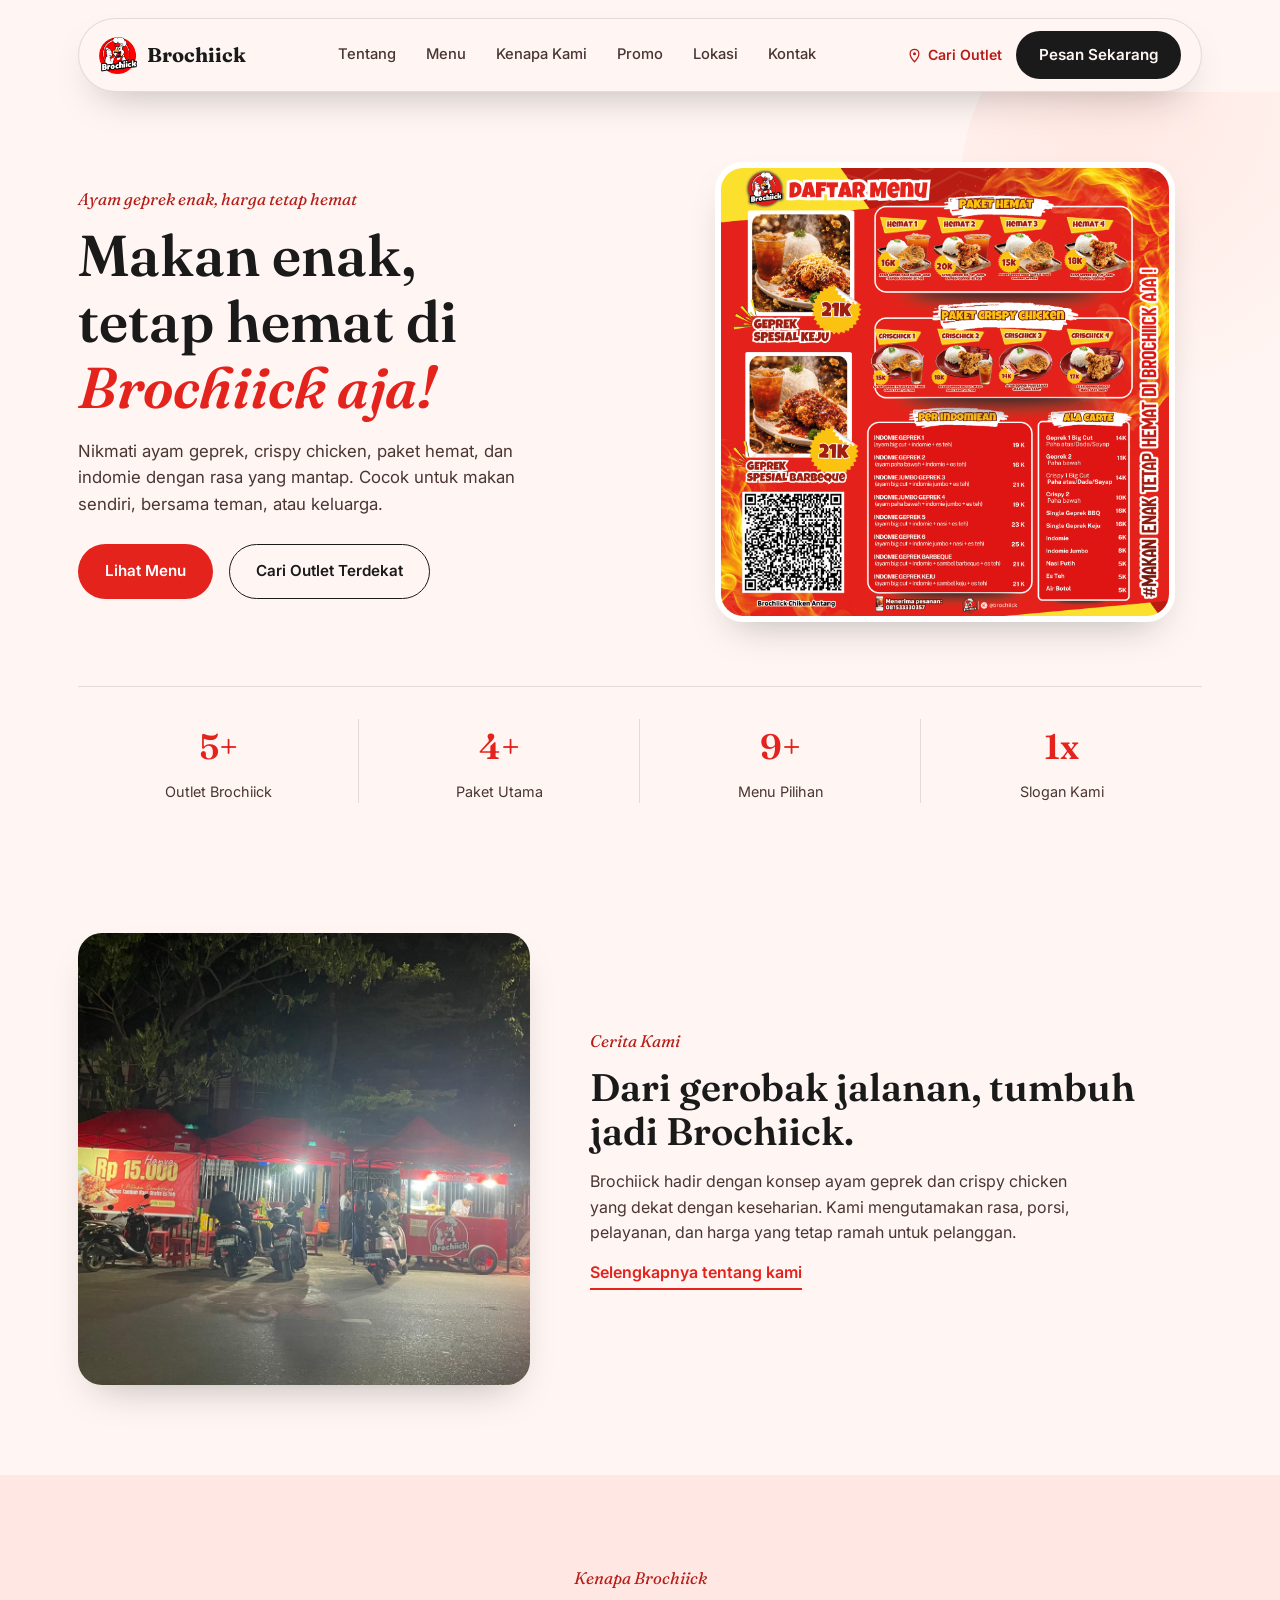
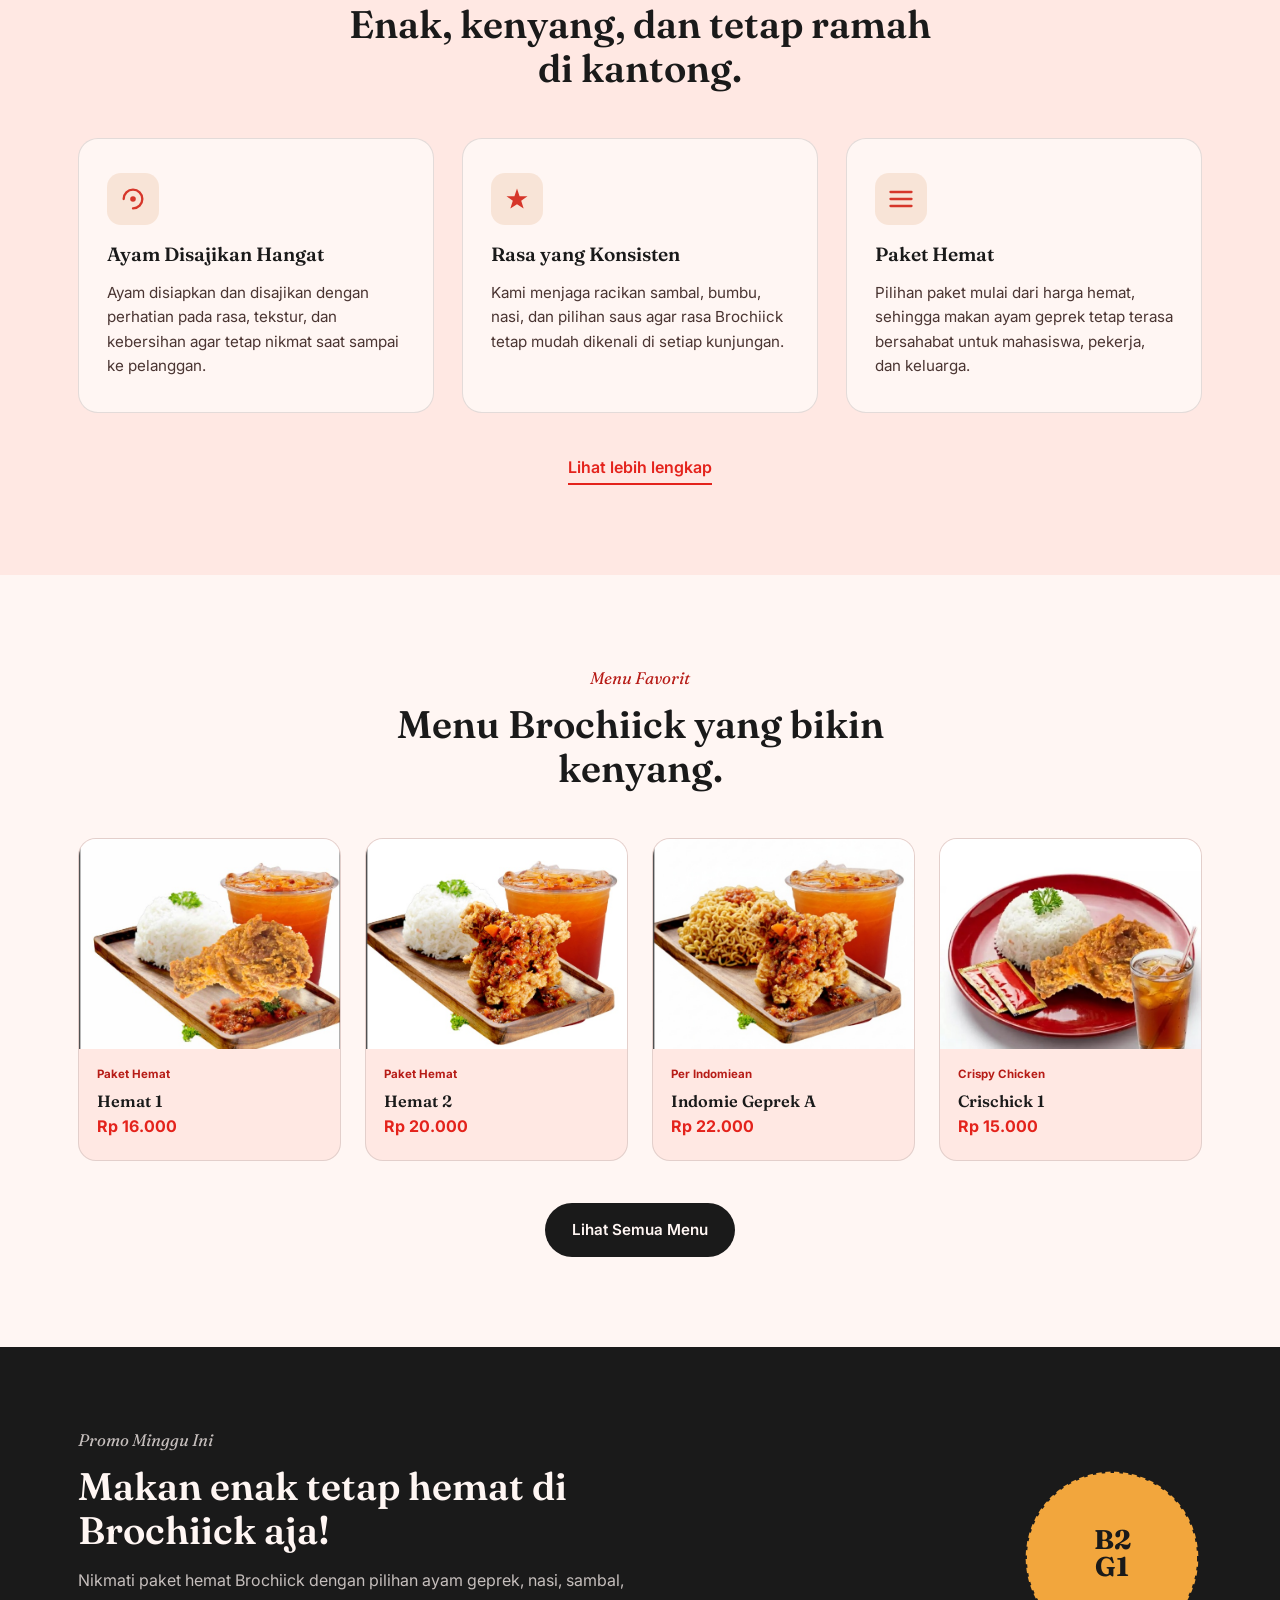
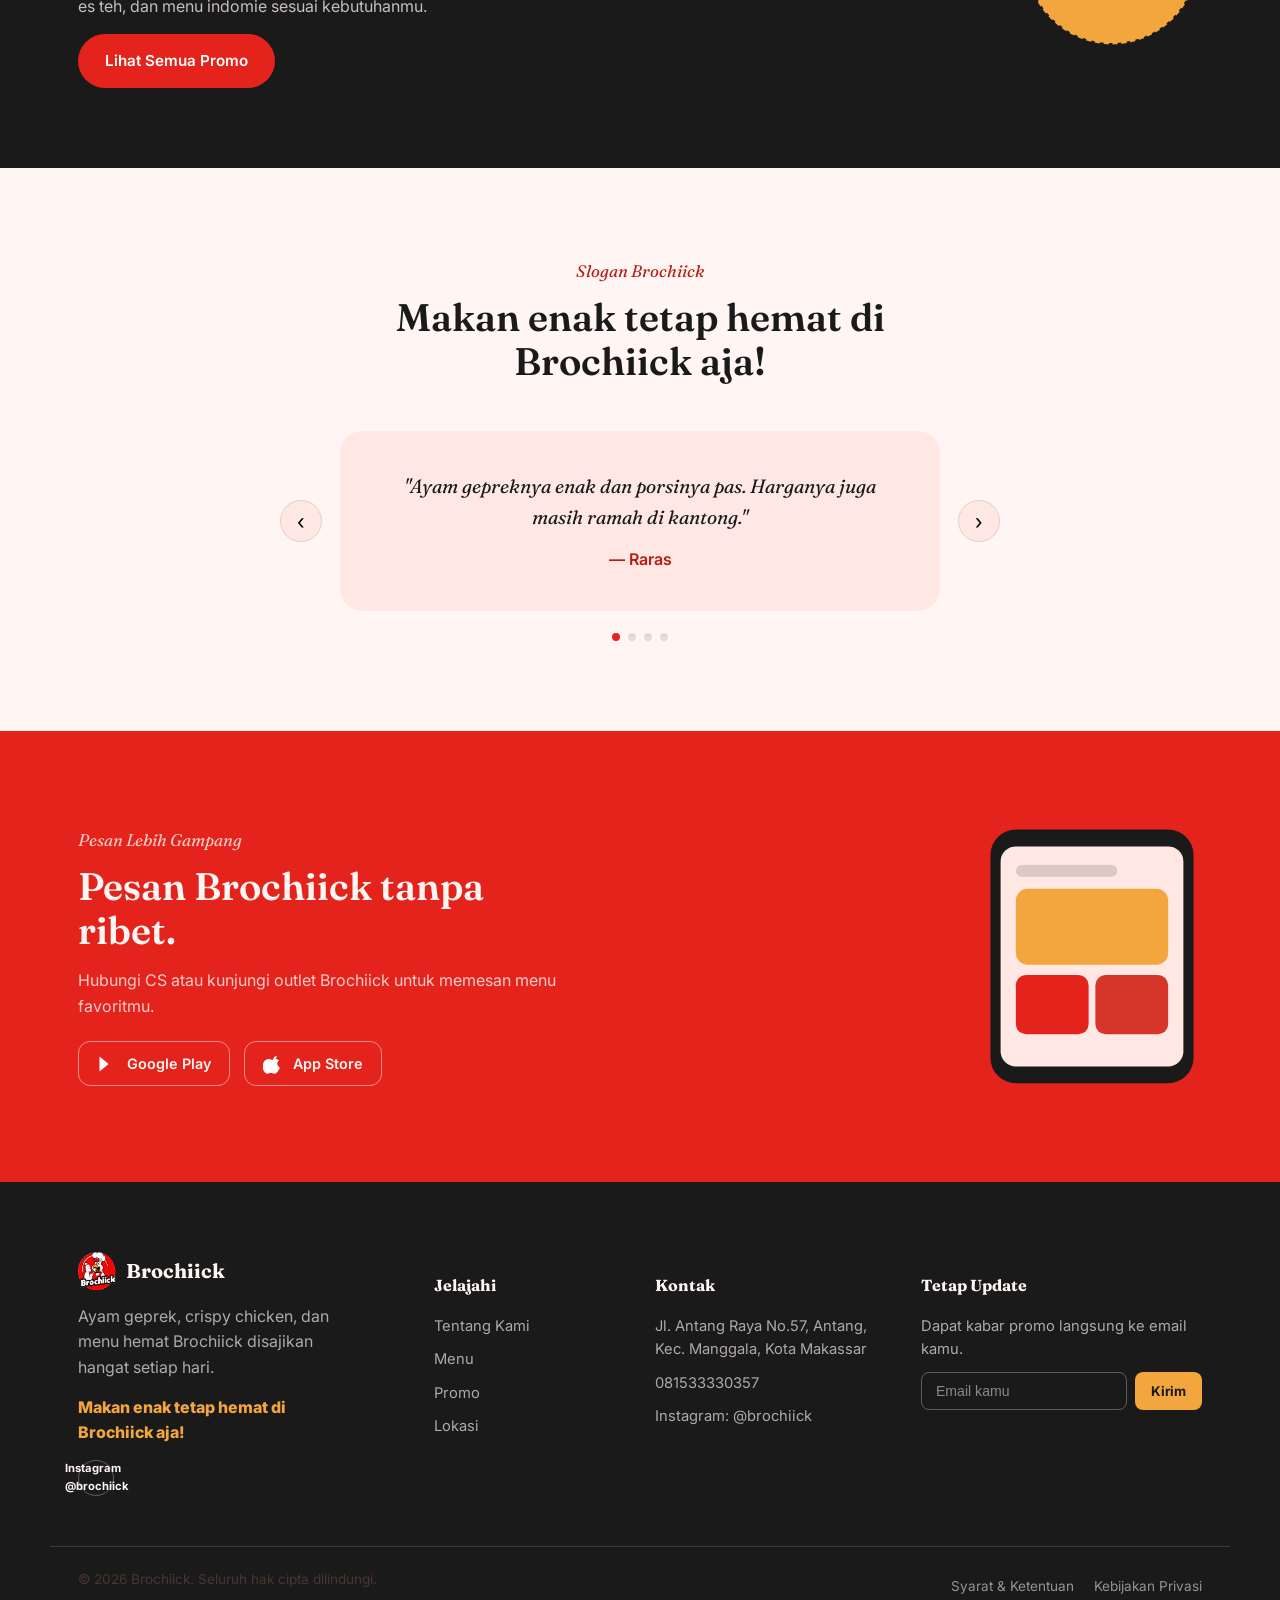
<file: brochiik Finalisasi/index.html>
<!DOCTYPE html>
<html lang="id">
<head>
<meta charset="UTF-8">
<meta name="viewport" content="width=device-width, initial-scale=1.0">
<title>Brochiick — Ayam Geprek & Crispy Chicken Hemat</title>
<meta name="description" content="Brochiick menghadirkan ayam geprek, crispy chicken, paket hemat, dan menu indomie untuk makan enak dengan harga bersahabat.">
<link rel="icon" href="assets/favicon.png" type="image/png">
<link rel="preconnect" href="https://fonts.googleapis.com">
<link rel="preconnect" href="https://fonts.gstatic.com" crossorigin>
<link href="https://fonts.googleapis.com/css2?family=Fraunces:ital,opsz,wght@0,9..144,400;0,9..144,500;0,9..144,600;0,9..144,700;1,9..144,500&family=Inter:wght@400;500;600;700;800&display=swap" rel="stylesheet">
<link rel="stylesheet" href="css/style.css">
</head>
<body>

<!-- ===== NAVBAR ===== -->
<header class="nav" id="nav">
  <div class="container">
    <div class="nav__row">
      <a href="index.html" class="nav__logo">
        <img src="assets/logo.png" alt="Brochiick" width="40" height="40" class="nav__logo-img">
        <span>Brochiick</span>
      </a>

      <nav class="nav__links" id="navLinks">
        <a href="tentang.html" data-page="tentang.html">Tentang</a>
        <a href="menu.html" data-page="menu.html">Menu</a>
        <a href="kenapa.html" data-page="kenapa.html">Kenapa Kami</a>
        <a href="promo.html" data-page="promo.html">Promo</a>
        <a href="lokasi.html" data-page="lokasi.html">Lokasi</a>
        <a href="kontak.html" data-page="kontak.html">Kontak</a>
      </nav>

      <div class="nav__right">
        <a href="lokasi.html" class="nav__pin">
          <svg width="15" height="15" viewBox="0 0 24 24" fill="none"><path d="M12 22s7-7.4 7-13a7 7 0 10-14 0c0 5.6 7 13 7 13z" stroke="#B71C17" stroke-width="2" stroke-linejoin="round"/><circle cx="12" cy="9" r="2.4" fill="#B71C17"/></svg>
          Cari Outlet
        </a>
        <a href="menu.html" class="btn btn--dark nav__cta">Pesan Sekarang</a>
      </div>

      <button class="nav__toggle" id="navToggle" aria-label="Buka menu" aria-expanded="false">
        <span></span><span></span><span></span>
      </button>
    </div>
  </div>
</header>


<main id="top">

  <!-- ===== HERO ===== -->
  <section class="hero">
    <div class="hero__blob" aria-hidden="true"></div>
    <div class="container hero__grid">
      <div class="hero__copy">
        <p class="kicker">Ayam geprek enak, harga tetap hemat</p>
        <h1>Makan enak,<br>tetap hemat di<br><em>Brochiick aja!</em></h1>
        <p class="hero__desc">Nikmati ayam geprek, crispy chicken, paket hemat, dan indomie dengan rasa yang mantap. Cocok untuk makan sendiri, bersama teman, atau keluarga.</p>
        <div class="hero__actions">
          <a href="menu.html" class="btn btn--primary">Lihat Menu</a>
          <a href="lokasi.html" class="btn btn--ghost">Cari Outlet Terdekat</a>
        </div>
      </div>

      <div class="hero__visual hero__photo">
        <img src="assets/menu-lengkap.png" alt="Daftar menu Brochiick dengan ayam geprek dan crispy chicken">
      </div>
    </div>

    <div class="container">
      <div class="stats" id="stats">
        <div class="stat">
          <span class="stat__num" data-count="5">0</span><span class="stat__suffix">+</span>
          <p>Outlet Brochiick</p>
        </div>
        <div class="stat">
          <span class="stat__num" data-count="4">0</span><span class="stat__suffix">+</span>
          <p>Paket Utama</p>
        </div>
        <div class="stat">
          <span class="stat__num" data-count="9">0</span><span class="stat__suffix">+</span>
          <p>Menu Pilihan</p>
        </div>
        <div class="stat">
          <span class="stat__num" data-count="1">0</span><span class="stat__suffix">x</span>
          <p>Slogan Kami</p>
        </div>
      </div>
    </div>
  </section>

  <!-- ===== TENTANG (teaser) ===== -->
  <section class="about" id="tentang">
    <div class="container about__grid">
      <div class="about__visual about__home-photo">
        <img src="assets/gallery/momen-08.jpg" alt="Suasana outlet Brochiick">
      </div>
      <div class="about__copy">
        <p class="kicker">Cerita Kami</p>
        <h2>Dari gerobak jalanan, tumbuh jadi Brochiick.</h2>
        <p>Brochiick hadir dengan konsep ayam geprek dan crispy chicken yang dekat dengan keseharian. Kami mengutamakan rasa, porsi, pelayanan, dan harga yang tetap ramah untuk pelanggan.</p>
        <a href="tentang.html" class="link-arrow">Selengkapnya tentang kami</a>
      </div>
    </div>
  </section>

  <!-- ===== KENAPA KAMI (teaser) ===== -->
  <section class="why" id="kenapa">
    <div class="container">
      <p class="kicker kicker--center">Kenapa Brochiick</p>
      <h2 class="section-title">Enak, kenyang, dan tetap ramah di kantong.</h2>

      <div class="why__grid">
        <div class="why__card">
          <div class="why__icon">
            <svg width="28" height="28" viewBox="0 0 24 24" fill="none"><path d="M4 12c0-4.4 3.6-8 8-8s8 3.6 8 8-3.6 8-8 8" stroke="#D6362A" stroke-width="2" stroke-linecap="round"/><circle cx="12" cy="12" r="2.4" fill="#D6362A"/></svg>
          </div>
          <h3>Ayam Disajikan Hangat</h3>
          <p>Ayam disiapkan dan disajikan dengan perhatian pada rasa, tekstur, dan kebersihan agar tetap nikmat saat sampai ke pelanggan.</p>
        </div>
        <div class="why__card">
          <div class="why__icon">
            <svg width="28" height="28" viewBox="0 0 24 24" fill="none"><path d="M12 3l2.2 6.6H21l-5.4 4 2.1 6.6L12 16.4 6.3 20.2l2.1-6.6L3 9.6h6.8L12 3z" fill="#D6362A"/></svg>
          </div>
          <h3>Rasa yang Konsisten</h3>
          <p>Kami menjaga racikan sambal, bumbu, nasi, dan pilihan saus agar rasa Brochiick tetap mudah dikenali di setiap kunjungan.</p>
        </div>
        <div class="why__card">
          <div class="why__icon">
            <svg width="28" height="28" viewBox="0 0 24 24" fill="none"><path d="M3 12h18M3 6h18M3 18h18" stroke="#D6362A" stroke-width="2" stroke-linecap="round"/></svg>
          </div>
          <h3>Paket Hemat</h3>
          <p>Pilihan paket mulai dari harga hemat, sehingga makan ayam geprek tetap terasa bersahabat untuk mahasiswa, pekerja, dan keluarga.</p>
        </div>
      </div>
      <div class="menu__more">
        <a href="kenapa.html" class="link-arrow">Lihat lebih lengkap</a>
      </div>
    </div>
  </section>

  <!-- ===== MENU (teaser) ===== -->
  <section class="menu" id="menu">
    <div class="container">
      <p class="kicker kicker--center">Menu Favorit</p>
      <h2 class="section-title">Menu Brochiick yang bikin kenyang.</h2>

      <div class="menu__grid">
        <article class="menu__card">
          <div class="menu__card__img menu__card__img--food"><img src="assets/menu-food/hemat1.jpg" alt="Hemat 1"></div>
          <div class="menu__card__body"><span class="tag">Paket Hemat</span><h3>Hemat 1</h3><span class="menu__price">Rp 16.000</span></div>
        </article>
        <article class="menu__card">
          <div class="menu__card__img menu__card__img--food"><img src="assets/menu-food/hemat2.jpg" alt="Hemat 2"></div>
          <div class="menu__card__body"><span class="tag">Paket Hemat</span><h3>Hemat 2</h3><span class="menu__price">Rp 20.000</span></div>
        </article>
        <article class="menu__card">
          <div class="menu__card__img menu__card__img--food"><img src="assets/menu-food/indomieA.jpg" alt="Indomie Geprek A"></div>
          <div class="menu__card__body"><span class="tag">Per Indomiean</span><h3>Indomie Geprek A</h3><span class="menu__price">Rp 22.000</span></div>
        </article>
        <article class="menu__card">
          <div class="menu__card__img menu__card__img--food"><img src="assets/menu-food/cr1.jpg" alt="Crischick 1"></div>
          <div class="menu__card__body"><span class="tag">Crispy Chicken</span><h3>Crischick 1</h3><span class="menu__price">Rp 15.000</span></div>
        </article>
      </div>

      <div class="menu__more">
        <a href="menu.html" class="btn btn--dark">Lihat Semua Menu</a>
      </div>
    </div>
  </section>

  <!-- ===== PROMO (teaser) ===== -->
  <section class="promo" id="promo">
    <div class="container promo__row">
      <div class="promo__copy">
        <p class="kicker kicker--light">Promo Minggu Ini</p>
        <h2>Makan enak tetap hemat di Brochiick aja!</h2>
        <p>Nikmati paket hemat Brochiick dengan pilihan ayam geprek, nasi, sambal, es teh, dan menu indomie sesuai kebutuhanmu.</p>
        <a href="promo.html" class="btn btn--primary">Lihat Semua Promo</a>
      </div>
      <div class="promo__badge" aria-hidden="true">
        <svg viewBox="0 0 200 200" width="180" height="180">
          <circle cx="100" cy="100" r="96" fill="#F2A63D"/>
          <circle cx="100" cy="100" r="96" fill="none" stroke="#1A1A1A" stroke-width="3" stroke-dasharray="4 6"/>
          <text x="100" y="90" text-anchor="middle" font-family="Fraunces, serif" font-size="30" fill="#1A1A1A" font-weight="700">B2</text>
          <text x="100" y="120" text-anchor="middle" font-family="Fraunces, serif" font-size="30" fill="#1A1A1A" font-weight="700">G1</text>
        </svg>
      </div>
    </div>
  </section>

  <!-- ===== TESTIMONI ===== -->
  <section class="testi" id="testi">
    <div class="container">
      <p class="kicker kicker--center">Slogan Brochiick</p>
      <h2 class="section-title">Makan enak tetap hemat di Brochiick aja!</h2>

      <div class="testi__slider">
        <button class="testi__nav testi__nav--prev" id="testiPrev" aria-label="Sebelumnya">‹</button>

        <div class="testi__track" id="testiTrack">
          <blockquote class="testi__card is-active">
            <p>"Ayam gepreknya enak dan porsinya pas. Harganya juga masih ramah di kantong."</p>
            <cite>— Raras</cite>
          </blockquote>
          <blockquote class="testi__card">
            <p>"Sambalnya mantap dan ayamnya bikin kenyang. Cocok buat makan bareng teman."</p>
            <cite>— Dimas</cite>
          </blockquote>
          <blockquote class="testi__card">
            <p>"Paket hematnya membantu banget kalau lagi cari makan enak dengan budget terbatas."</p>
            <cite>— Salsabila</cite>
          </blockquote>
          <blockquote class="testi__card">
            <p>"Pelayanannya ramah dan pilihan menunya cukup lengkap untuk makan siang atau malam."</p>
            <cite>— Aditya</cite>
          </blockquote>
        </div>

        <button class="testi__nav testi__nav--next" id="testiNext" aria-label="Berikutnya">›</button>
      </div>

      <div class="testi__dots" id="testiDots"></div>
    </div>
  </section>

  <!-- ===== APP / PESAN ===== -->
  <section class="app" id="pesan">
    <div class="container app__row">
      <div class="app__copy">
        <p class="kicker kicker--light">Pesan Lebih Gampang</p>
        <h2>Pesan Brochiick tanpa ribet.</h2>
        <p>Hubungi CS atau kunjungi outlet Brochiick untuk memesan menu favoritmu.</p>
        <div class="app__buttons">
          <a href="#" class="store-btn">
            <svg width="20" height="20" viewBox="0 0 24 24" fill="#fff"><path d="M3 3l11 9-11 9V3z"/></svg>
            <span>Google Play</span>
          </a>
          <a href="#" class="store-btn">
            <svg width="20" height="20" viewBox="0 0 24 24" fill="#fff"><path d="M16.5 2c.1 1.2-.4 2.4-1.1 3.3-.7.9-1.9 1.6-3 1.5-.1-1.2.5-2.4 1.2-3.2.8-.9 2-1.5 2.9-1.6zM20 17.1c-.6 1.3-.9 1.9-1.7 3-1.1 1.6-2.6 3.6-4.6 3.6-1.7 0-2.2-1.1-4.1-1.1-1.9 0-2.5 1.1-4.1 1.1-2 0-3.4-1.8-4.5-3.4C-1.2 16.7-.5 10 2.7 7.6c1.4-1.1 2.9-1.7 4.3-1.7 1.7 0 2.9 1.1 4.1 1.1 1.2 0 2.3-1.1 4.3-1.1 1.3 0 2.9.6 4 1.9-3.5 2-2.9 6.7.6 8.3z"/></svg>
            <span>App Store</span>
          </a>
        </div>
      </div>
      <div class="app__visual" aria-hidden="true">
        <svg viewBox="0 0 260 320" width="220">
          <rect x="10" y="10" width="240" height="300" rx="30" fill="#1A1A1A"/>
          <rect x="22" y="30" width="216" height="260" rx="18" fill="#FFE8E3"/>
          <rect x="40" y="52" width="120" height="14" rx="7" fill="#1A1A1A" opacity="0.15"/>
          <rect x="40" y="80" width="180" height="90" rx="14" fill="#F2A63D"/>
          <rect x="40" y="182" width="86" height="70" rx="12" fill="#E4231C"/>
          <rect x="134" y="182" width="86" height="70" rx="12" fill="#D6362A"/>
        </svg>
      </div>
    </div>
  </section>

</main>

<!-- ===== FOOTER ===== -->
<footer class="footer" id="kontak-footer">
  <div class="container footer__grid">
    <div class="footer__brand">
      <a href="index.html" class="nav__logo nav__logo--light">
        <img src="assets/logo.png" alt="Brochiick" width="40" height="40" class="nav__logo-img">
        <span>Brochiick</span>
      </a>
      <p>Ayam geprek, crispy chicken, dan menu hemat Brochiick disajikan hangat setiap hari.</p>
      <p class="footer__slogan">Makan enak tetap hemat di Brochiick aja!</p>
      <div class="footer__social">
        <a href="https://instagram.com/brochiick" target="_blank" rel="noopener" aria-label="Instagram">Instagram @brochiick</a>
      </div>
    </div>

    <div class="footer__col">
      <h4>Jelajahi</h4>
      <a href="tentang.html">Tentang Kami</a>
      <a href="menu.html">Menu</a>
      <a href="promo.html">Promo</a>
      <a href="lokasi.html">Lokasi</a>
    </div>

    <div class="footer__col">
      <h4>Kontak</h4>
      <p>Jl. Antang Raya No.57, Antang, Kec. Manggala, Kota Makassar</p>
      <p>081533330357</p>
      <p>Instagram: @brochiick</p>
    </div>

    <div class="footer__col">
      <h4>Tetap Update</h4>
      <p>Dapat kabar promo langsung ke email kamu.</p>
      <form class="footer__form" id="newsletterForm">
        <input type="email" placeholder="Email kamu" required>
        <button type="submit">Kirim</button>
      </form>
      <p class="footer__form-note" id="formNote"></p>
    </div>
  </div>

  <div class="container footer__bottom">
    <p>&copy; 2026 Brochiick. Seluruh hak cipta dilindungi.</p>
    <div>
      <a href="#">Syarat & Ketentuan</a>
      <a href="#">Kebijakan Privasi</a>
    </div>
  </div>
</footer>

<button class="to-top" id="toTop" aria-label="Kembali ke atas">↑</button>

<script src="js/script.js"></script>
</body>
</html>
</file>
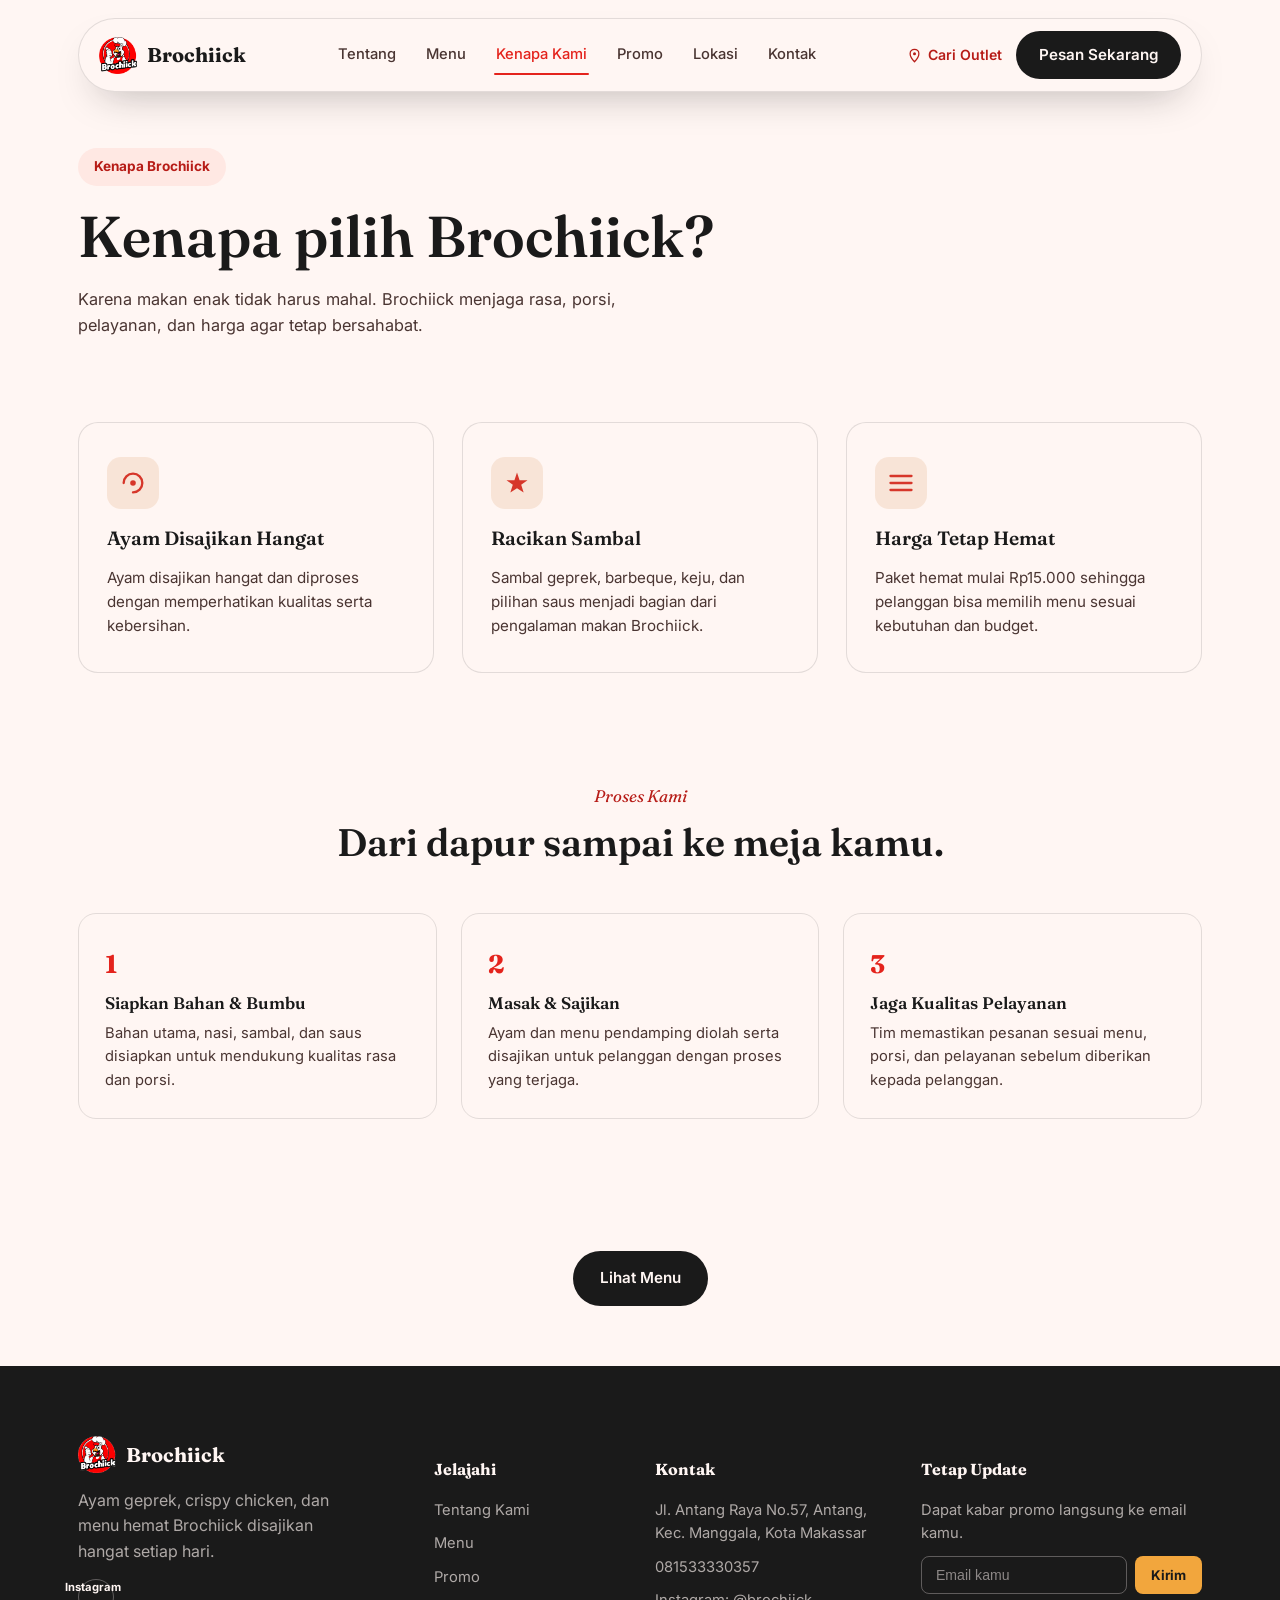
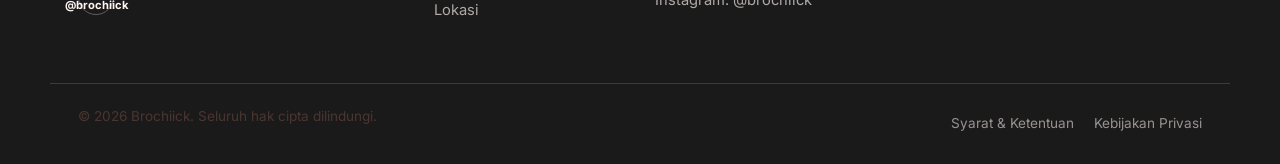
<file: brochiik Finalisasi/kenapa.html>
<!DOCTYPE html>
<html lang="id">
<head>
<meta charset="UTF-8">
<meta name="viewport" content="width=device-width, initial-scale=1.0">
<title>Kenapa Kami — Brochiick</title>
<meta name="description" content="Alasan kenapa pelanggan memilih Brochiick: ayam hangat, rasa konsisten, pelayanan, dan harga ramah kantong.">
<link rel="icon" href="assets/favicon.png" type="image/png">
<link rel="preconnect" href="https://fonts.googleapis.com">
<link rel="preconnect" href="https://fonts.gstatic.com" crossorigin>
<link href="https://fonts.googleapis.com/css2?family=Fraunces:ital,opsz,wght@0,9..144,400;0,9..144,500;0,9..144,600;0,9..144,700;1,9..144,500&family=Inter:wght@400;500;600;700;800&display=swap" rel="stylesheet">
<link rel="stylesheet" href="css/style.css">
</head>
<body>

<!-- ===== NAVBAR ===== -->
<header class="nav" id="nav">
  <div class="container">
    <div class="nav__row">
      <a href="index.html" class="nav__logo">
        <img src="assets/logo.png" alt="Brochiick" width="40" height="40" class="nav__logo-img">
        <span>Brochiick</span>
      </a>

      <nav class="nav__links" id="navLinks">
        <a href="tentang.html" data-page="tentang.html">Tentang</a>
        <a href="menu.html" data-page="menu.html">Menu</a>
        <a href="kenapa.html" data-page="kenapa.html">Kenapa Kami</a>
        <a href="promo.html" data-page="promo.html">Promo</a>
        <a href="lokasi.html" data-page="lokasi.html">Lokasi</a>
        <a href="kontak.html" data-page="kontak.html">Kontak</a>
      </nav>

      <div class="nav__right">
        <a href="lokasi.html" class="nav__pin">
          <svg width="15" height="15" viewBox="0 0 24 24" fill="none"><path d="M12 22s7-7.4 7-13a7 7 0 10-14 0c0 5.6 7 13 7 13z" stroke="#B71C17" stroke-width="2" stroke-linejoin="round"/><circle cx="12" cy="9" r="2.4" fill="#B71C17"/></svg>
          Cari Outlet
        </a>
        <a href="menu.html" class="btn btn--dark nav__cta">Pesan Sekarang</a>
      </div>

      <button class="nav__toggle" id="navToggle" aria-label="Buka menu" aria-expanded="false">
        <span></span><span></span><span></span>
      </button>
    </div>
  </div>
</header>


<main>

  <!-- ===== PAGE HEADER ===== -->
  <section class="page-header">
    <div class="container">
      <span class="page-header__pill">Kenapa Brochiick</span>
      <h1>Kenapa pilih Brochiick?</h1>
      <p>Karena makan enak tidak harus mahal. Brochiick menjaga rasa, porsi, pelayanan, dan harga agar tetap bersahabat.</p>
    </div>
  </section>

  <!-- ===== WHY CARDS ===== -->
  <section class="why" style="background:transparent; padding-top:0;">
    <div class="container">
      <div class="why__grid">
        <div class="why__card">
          <div class="why__icon">
            <svg width="28" height="28" viewBox="0 0 24 24" fill="none"><path d="M4 12c0-4.4 3.6-8 8-8s8 3.6 8 8-3.6 8-8 8" stroke="#D6362A" stroke-width="2" stroke-linecap="round"/><circle cx="12" cy="12" r="2.4" fill="#D6362A"/></svg>
          </div>
          <h3>Ayam Disajikan Hangat</h3>
          <p>Ayam disajikan hangat dan diproses dengan memperhatikan kualitas serta kebersihan.</p>
        </div>
        <div class="why__card">
          <div class="why__icon">
            <svg width="28" height="28" viewBox="0 0 24 24" fill="none"><path d="M12 3l2.2 6.6H21l-5.4 4 2.1 6.6L12 16.4 6.3 20.2l2.1-6.6L3 9.6h6.8L12 3z" fill="#D6362A"/></svg>
          </div>
          <h3>Racikan Sambal</h3>
          <p>Sambal geprek, barbeque, keju, dan pilihan saus menjadi bagian dari pengalaman makan Brochiick.</p>
        </div>
        <div class="why__card">
          <div class="why__icon">
            <svg width="28" height="28" viewBox="0 0 24 24" fill="none"><path d="M3 12h18M3 6h18M3 18h18" stroke="#D6362A" stroke-width="2" stroke-linecap="round"/></svg>
          </div>
          <h3>Harga Tetap Hemat</h3>
          <p>Paket hemat mulai Rp15.000 sehingga pelanggan bisa memilih menu sesuai kebutuhan dan budget.</p>
        </div>
      </div>
    </div>
  </section>

  <!-- ===== PROSES KAMI ===== -->
  <section class="steps">
    <div class="container">
      <p class="kicker kicker--center">Proses Kami</p>
      <h2 class="section-title">Dari dapur sampai ke meja kamu.</h2>
      <div class="steps__grid">
        <div class="steps__card">
          <h3>Siapkan Bahan &amp; Bumbu</h3>
          <p>Bahan utama, nasi, sambal, dan saus disiapkan untuk mendukung kualitas rasa dan porsi.</p>
        </div>
        <div class="steps__card">
          <h3>Masak &amp; Sajikan</h3>
          <p>Ayam dan menu pendamping diolah serta disajikan untuk pelanggan dengan proses yang terjaga.</p>
        </div>
        <div class="steps__card">
          <h3>Jaga Kualitas Pelayanan</h3>
          <p>Tim memastikan pesanan sesuai menu, porsi, dan pelayanan sebelum diberikan kepada pelanggan.</p>
        </div>
      </div>
    </div>
  </section>

  <div class="container">
    <div class="menu__more">
      <a href="menu.html" class="btn btn--dark">Lihat Menu</a>
    </div>
  </div>
  <div style="height:60px"></div>

</main>

<!-- ===== FOOTER ===== -->
<footer class="footer" id="kontak-footer">
  <div class="container footer__grid">
    <div class="footer__brand">
      <a href="index.html" class="nav__logo nav__logo--light">
        <img src="assets/logo.png" alt="Brochiick" width="40" height="40" class="nav__logo-img">
        <span>Brochiick</span>
      </a>
      <p>Ayam geprek, crispy chicken, dan menu hemat Brochiick disajikan hangat setiap hari.</p>
      <div class="footer__social">
        <a href="https://instagram.com/brochiick" target="_blank" rel="noopener" aria-label="Instagram">Instagram @brochiick</a>
      </div>
    </div>

    <div class="footer__col">
      <h4>Jelajahi</h4>
      <a href="tentang.html">Tentang Kami</a>
      <a href="menu.html">Menu</a>
      <a href="promo.html">Promo</a>
      <a href="lokasi.html">Lokasi</a>
    </div>

    <div class="footer__col">
      <h4>Kontak</h4>
      <p>Jl. Antang Raya No.57, Antang, Kec. Manggala, Kota Makassar</p>
      <p>081533330357</p>
      <p>Instagram: @brochiick</p>
    </div>

    <div class="footer__col">
      <h4>Tetap Update</h4>
      <p>Dapat kabar promo langsung ke email kamu.</p>
      <form class="footer__form" id="newsletterForm">
        <input type="email" placeholder="Email kamu" required>
        <button type="submit">Kirim</button>
      </form>
      <p class="footer__form-note" id="formNote"></p>
    </div>
  </div>

  <div class="container footer__bottom">
    <p>&copy; 2026 Brochiick. Seluruh hak cipta dilindungi.</p>
    <div>
      <a href="#">Syarat & Ketentuan</a>
      <a href="#">Kebijakan Privasi</a>
    </div>
  </div>
</footer>

<button class="to-top" id="toTop" aria-label="Kembali ke atas">↑</button>

<script src="js/script.js"></script>
</body>
</html>
</file>
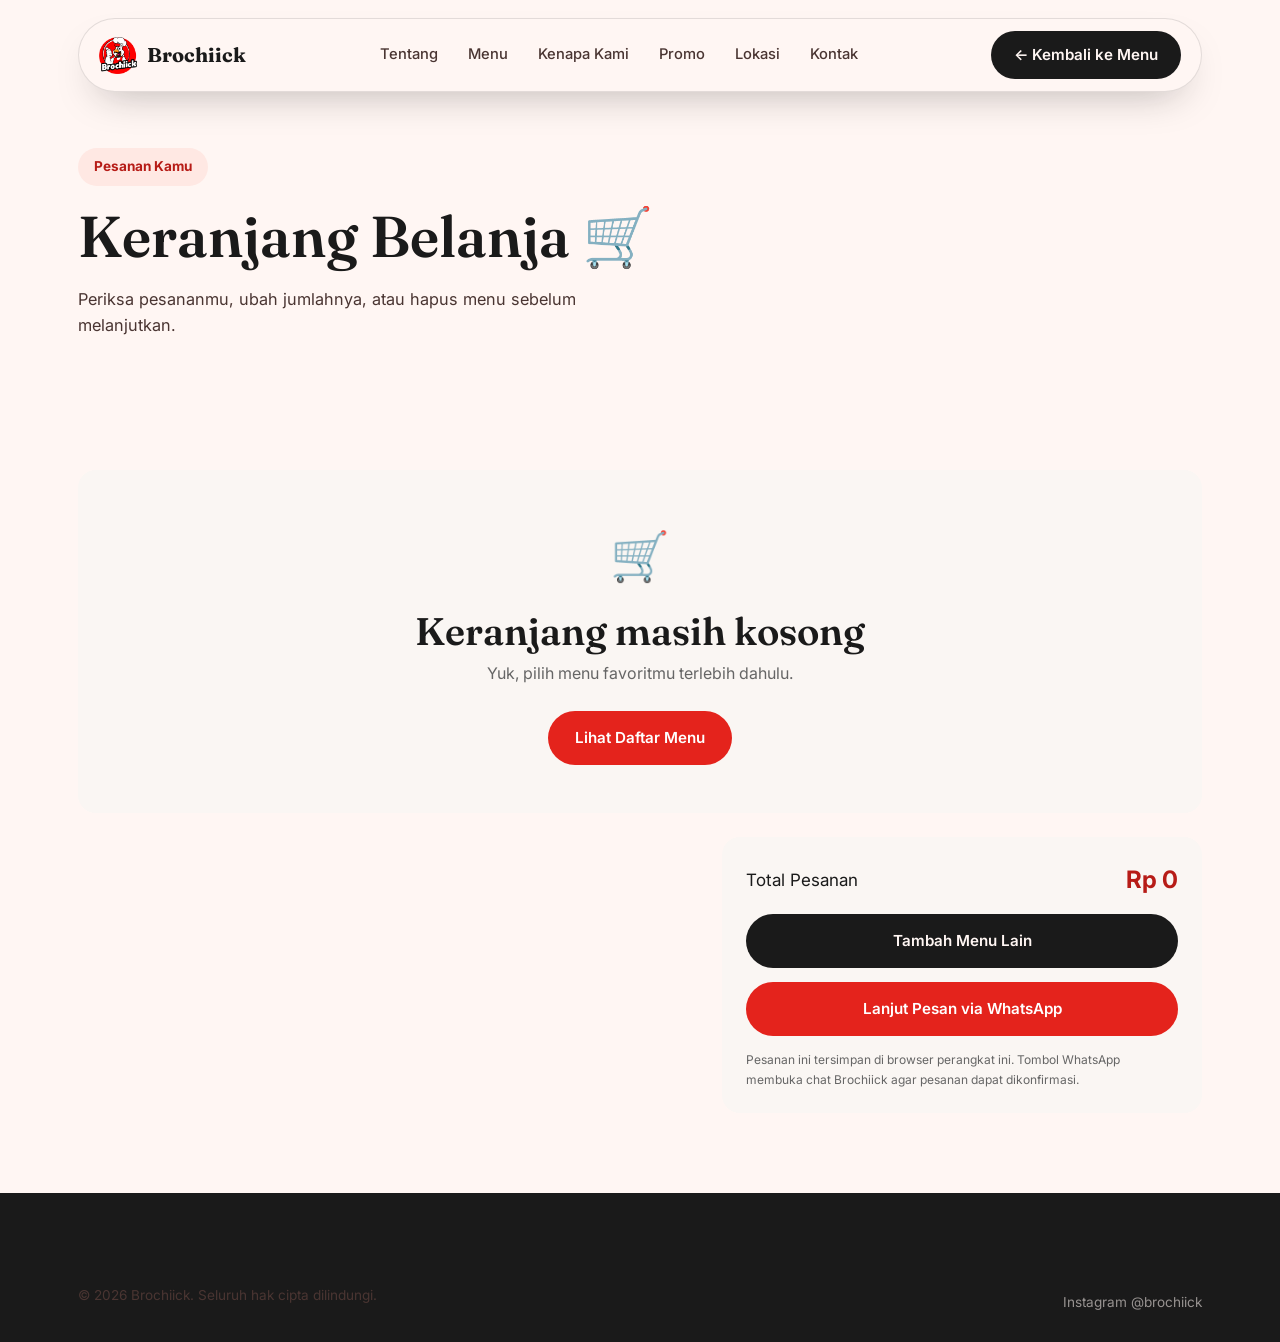
<file: brochiik Finalisasi/keranjang.html>
<!DOCTYPE html>
<html lang="id">
<head>
<meta charset="UTF-8"><meta name="viewport" content="width=device-width, initial-scale=1.0">
<title>Keranjang Pesanan — Brochiick</title>
<link rel="icon" href="assets/favicon.png" type="image/png"><link rel="stylesheet" href="css/style.css">
<link href="https://fonts.googleapis.com/css2?family=Fraunces:wght@400;500;600;700&family=Inter:wght@400;500;600;700;800&display=swap" rel="stylesheet">
</head>
<body>
<header class="nav" id="nav"><div class="container"><div class="nav__row">
<a href="index.html" class="nav__logo"><img src="assets/logo.png" alt="Brochiick" width="40" height="40" class="nav__logo-img"><span>Brochiick</span></a>
<nav class="nav__links" id="navLinks"><a href="tentang.html">Tentang</a><a href="menu.html">Menu</a><a href="kenapa.html">Kenapa Kami</a><a href="promo.html">Promo</a><a href="lokasi.html">Lokasi</a><a href="kontak.html">Kontak</a></nav>
<div class="nav__right"><a href="menu.html" class="btn btn--dark nav__cta">← Kembali ke Menu</a></div>
<button class="nav__toggle" id="navToggle" aria-label="Buka menu" aria-expanded="false"><span></span><span></span><span></span></button>
</div></div></header>
<main><section class="page-header"><div class="container"><span class="page-header__pill">Pesanan Kamu</span><h1>Keranjang Belanja 🛒</h1><p>Periksa pesananmu, ubah jumlahnya, atau hapus menu sebelum melanjutkan.</p></div></section>
<section class="cart-section"><div class="container"><div id="cartEmpty" class="cart-empty" hidden><div class="cart-empty__icon">🛒</div><h2>Keranjang masih kosong</h2><p>Yuk, pilih menu favoritmu terlebih dahulu.</p><a href="menu.html" class="btn btn--primary">Lihat Daftar Menu</a></div>
<div id="cartItems" class="cart-items"></div><div class="cart-summary"><div><span>Total Pesanan</span><strong id="cartTotal">Rp 0</strong></div><a href="menu.html" class="btn btn--dark">Tambah Menu Lain</a><a href="https://wa.me/6281533330357" target="_blank" rel="noopener" class="btn btn--primary">Lanjut Pesan via WhatsApp</a><p class="cart-note">Pesanan ini tersimpan di browser perangkat ini. Tombol WhatsApp membuka chat Brochiick agar pesanan dapat dikonfirmasi.</p></div>
</div></section></main>
<footer class="footer"><div class="container footer__bottom"><p>&copy; 2026 Brochiick. Seluruh hak cipta dilindungi.</p><a href="https://instagram.com/brochiick" target="_blank" rel="noopener">Instagram @brochiick</a></div></footer>
<script src="js/script.js"></script></body></html>
</file>
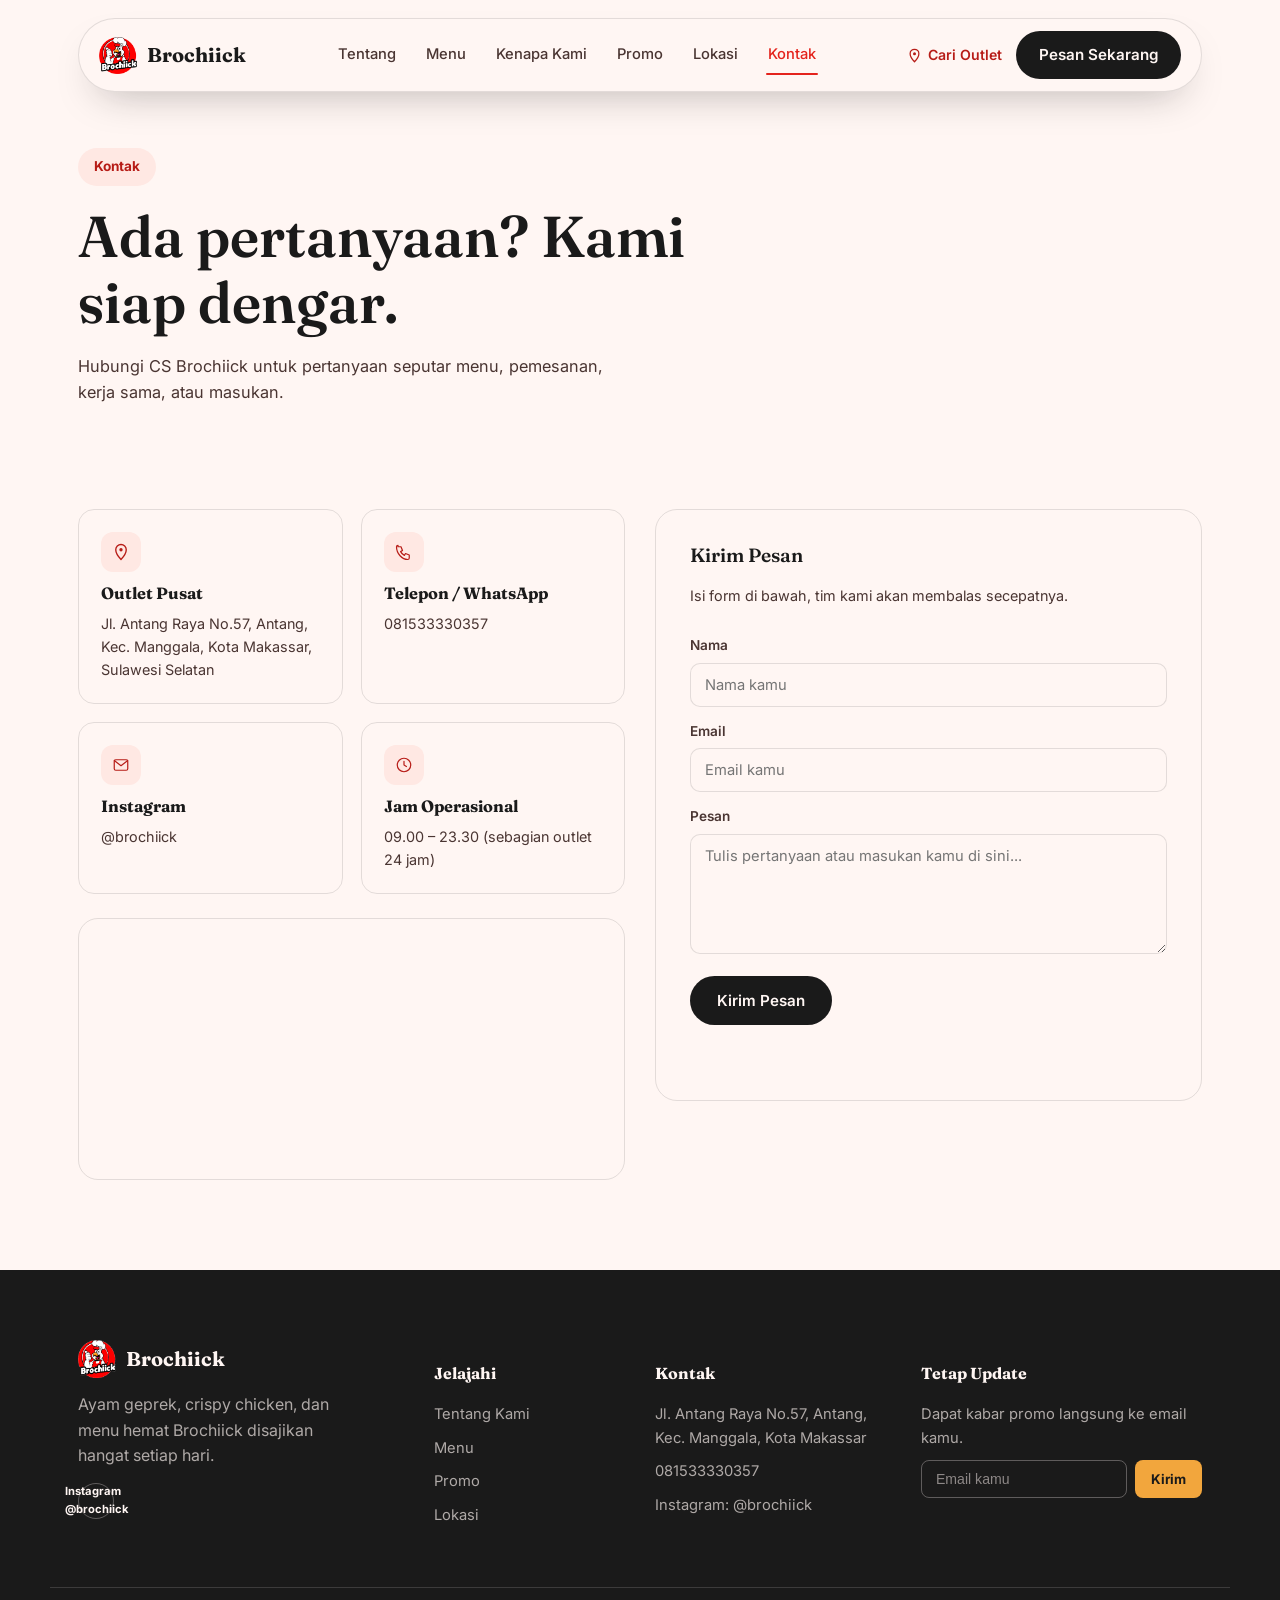
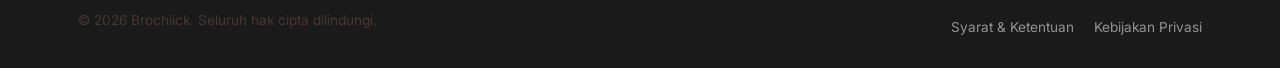
<file: brochiik Finalisasi/kontak.html>
<!DOCTYPE html>
<html lang="id">
<head>
<meta charset="UTF-8">
<meta name="viewport" content="width=device-width, initial-scale=1.0">
<title>Kontak — Brochiick</title>
<meta name="description" content="Hubungi Brochiick untuk pertanyaan, kerja sama, atau kritik dan saran seputar ayam geprek, crispy chicken, dan menu indomie kami.">
<link rel="icon" href="assets/favicon.png" type="image/png">
<link rel="preconnect" href="https://fonts.googleapis.com">
<link rel="preconnect" href="https://fonts.gstatic.com" crossorigin>
<link href="https://fonts.googleapis.com/css2?family=Fraunces:ital,opsz,wght@0,9..144,400;0,9..144,500;0,9..144,600;0,9..144,700;1,9..144,500&family=Inter:wght@400;500;600;700;800&display=swap" rel="stylesheet">
<link rel="stylesheet" href="css/style.css">
</head>
<body>

<!-- ===== NAVBAR ===== -->
<header class="nav" id="nav">
  <div class="container">
    <div class="nav__row">

      <a href="index.html" class="nav__logo">
        <img src="assets/logo.png" alt="Brochiick" width="40" height="40" class="nav__logo-img">
        <span>Brochiick</span>
      </a>

      <nav class="nav__links" id="navLinks">
        <a href="tentang.html" data-page="tentang.html">Tentang</a>
        <a href="menu.html" data-page="menu.html">Menu</a>
        <a href="kenapa.html" data-page="kenapa.html">Kenapa Kami</a>
        <a href="promo.html" data-page="promo.html">Promo</a>
        <a href="lokasi.html" data-page="lokasi.html">Lokasi</a>
        <a href="kontak.html" data-page="kontak.html">Kontak</a>
      </nav>

      <div class="nav__right">

        <a href="lokasi.html" class="nav__pin">
          <svg width="15" height="15" viewBox="0 0 24 24" fill="none">
            <path d="M12 22s7-7.4 7-13a7 7 0 10-14 0c0 5.6 7 13 7 13z"
              stroke="#B71C17"
              stroke-width="2"
              stroke-linejoin="round"/>
            <circle cx="12" cy="9" r="2.4" fill="#B71C17"/>
          </svg>
          Cari Outlet
        </a>

        <a href="menu.html" class="btn btn--dark nav__cta">
          Pesan Sekarang
        </a>

      </div>

      <button
        class="nav__toggle"
        id="navToggle"
        aria-label="Buka menu"
        aria-expanded="false">
        <span></span>
        <span></span>
        <span></span>
      </button>

    </div>
  </div>
</header>


<main>

  <!-- ===== PAGE HEADER ===== -->
  <section class="page-header">
    <div class="container">

      <span class="page-header__pill">
        Kontak
      </span>

      <h1>
        Ada pertanyaan? Kami siap dengar.
      </h1>

      <p>
        Hubungi CS Brochiick untuk pertanyaan seputar menu, pemesanan,
        kerja sama, atau masukan.
      </p>

    </div>
  </section>


  <!-- ===== KONTAK ===== -->
  <section class="contact">
    <div class="container">

      <div class="contact__grid">

        <div>

          <div class="contact__cards">

            <!-- OUTLET -->
            <div class="contact__card">

              <div class="contact__icon">
                <svg width="18" height="18" viewBox="0 0 24 24" fill="none">
                  <path
                    d="M12 22s7-7.4 7-13a7 7 0 10-14 0c0 5.6 7 13 7 13z"
                    stroke="#B71C17"
                    stroke-width="1.8"
                    stroke-linejoin="round"/>
                  <circle
                    cx="12"
                    cy="9"
                    r="2.2"
                    fill="#B71C17"/>
                </svg>
              </div>

              <h4>Outlet Pusat</h4>

              <p>
                Jl. Antang Raya No.57, Antang, Kec. Manggala,
                Kota Makassar, Sulawesi Selatan
              </p>

            </div>


            <!-- WHATSAPP -->
            <div class="contact__card">

              <div class="contact__icon">
                <svg width="18" height="18" viewBox="0 0 24 24" fill="none">
                  <path
                    d="M4 5h4l2 5-2.5 1.5a11 11 0 005 5L14 14l5 2v4a2 2 0 01-2 2C9.6 22 2 14.4 2 5a2 2 0 012-2z"
                    stroke="#B71C17"
                    stroke-width="1.6"
                    stroke-linejoin="round"/>
                </svg>
              </div>

              <h4>Telepon / WhatsApp</h4>

              <p>
                <a
                  href="https://wa.me/6281533330357"
                  target="_blank"
                  rel="noopener">
                  081533330357
                </a>
              </p>

            </div>


            <!-- INSTAGRAM -->
            <div class="contact__card">

              <div class="contact__icon">
                <svg width="18" height="18" viewBox="0 0 24 24" fill="none">
                  <rect
                    x="3"
                    y="5"
                    width="18"
                    height="14"
                    rx="2"
                    stroke="#B71C17"
                    stroke-width="1.6"/>
                  <path
                    d="M3 6l9 7 9-7"
                    stroke="#B71C17"
                    stroke-width="1.6"
                    stroke-linecap="round"
                    stroke-linejoin="round"/>
                </svg>
              </div>

              <h4>Instagram</h4>

              <p>
                <a
                  href="https://instagram.com/brochiick"
                  target="_blank"
                  rel="noopener">
                  @brochiick
                </a>
              </p>

            </div>


            <!-- JAM -->
            <div class="contact__card">

              <div class="contact__icon">
                <svg width="18" height="18" viewBox="0 0 24 24" fill="none">
                  <circle
                    cx="12"
                    cy="12"
                    r="9"
                    stroke="#B71C17"
                    stroke-width="1.6"/>
                  <path
                    d="M12 7v5l3.2 2"
                    stroke="#B71C17"
                    stroke-width="1.6"
                    stroke-linecap="round"/>
                </svg>
              </div>

              <h4>Jam Operasional</h4>

              <p>
                09.00 – 23.30 (sebagian outlet 24 jam)
              </p>

            </div>

          </div>


          <!-- GOOGLE MAPS -->
          <div class="contact__map">

            <iframe
              src="https://www.google.com/maps?q=Jl.%20Antang%20Raya%20No.57%2C%20Antang%2C%20Kec.%20Manggala%2C%20Kota%20Makassar&output=embed"
              loading="lazy"
              referrerpolicy="no-referrer-when-downgrade"
              allowfullscreen>
            </iframe>

          </div>

        </div>


        <!-- ===== FORM KIRIM PESAN ===== -->
        <form
          class="contact__form"
          id="contactForm"
          action="proses_pesan.php"
          method="POST">

          <h3 style="margin-bottom:4px;">
            Kirim Pesan
          </h3>

          <p style="margin-top:0; font-size:0.9rem;">
            Isi form di bawah, tim kami akan membalas secepatnya.
          </p>


          <!-- NAMA -->
          <div>

            <label for="cName">
              Nama
            </label>

            <input
              type="text"
              id="cName"
              name="nama"
              placeholder="Nama kamu"
              required>

          </div>


          <!-- EMAIL -->
          <div>

            <label for="cEmail">
              Email
            </label>

            <input
              type="email"
              id="cEmail"
              name="email"
              placeholder="Email kamu"
              required>

          </div>


          <!-- PESAN -->
          <div>

            <label for="cMsg">
              Pesan
            </label>

            <textarea
              id="cMsg"
              name="pesan"
              placeholder="Tulis pertanyaan atau masukan kamu di sini..."
              required></textarea>

          </div>


          <!-- TOMBOL -->
          <button
            type="submit"
            class="btn btn--dark"
            style="align-self:flex-start;">

            Kirim Pesan

          </button>


          <!-- PESAN STATUS -->
          <p
            class="contact__form-note"
            id="contactFormNote">
          </p>

        </form>

      </div>
    </div>
  </section>

</main>


<!-- ===== STATUS FORM ===== -->
<script>

  const params = new URLSearchParams(window.location.search);

  const contactNote =
    document.getElementById("contactFormNote");

  if (contactNote) {

    if (params.get("status") === "sukses") {

      contactNote.textContent =
        "Terima kasih! Pesan kamu sudah kami terima.";

    }

    else if (params.get("status") === "gagal") {

      contactNote.textContent =
        "Maaf, pesan gagal dikirim. Silakan coba lagi.";

    }

  }

</script>


<!-- ===== FOOTER ===== -->
<footer class="footer" id="kontak-footer">

  <div class="container footer__grid">

    <!-- BRAND -->
    <div class="footer__brand">

      <a
        href="index.html"
        class="nav__logo nav__logo--light">

        <img
          src="assets/logo.png"
          alt="Brochiick"
          width="40"
          height="40"
          class="nav__logo-img">

        <span>
          Brochiick
        </span>

      </a>

      <p>
        Ayam geprek, crispy chicken, dan menu hemat
        Brochiick disajikan hangat setiap hari.
      </p>

      <div class="footer__social">

        <a
          href="https://instagram.com/brochiick"
          target="_blank"
          rel="noopener"
          aria-label="Instagram">

          Instagram @brochiick

        </a>

      </div>

    </div>


    <!-- JELAJAHI -->
    <div class="footer__col">

      <h4>
        Jelajahi
      </h4>

      <a href="tentang.html">
        Tentang Kami
      </a>

      <a href="menu.html">
        Menu
      </a>

      <a href="promo.html">
        Promo
      </a>

      <a href="lokasi.html">
        Lokasi
      </a>

    </div>


    <!-- KONTAK -->
    <div class="footer__col">

      <h4>
        Kontak
      </h4>

      <p>
        Jl. Antang Raya No.57, Antang,
        Kec. Manggala, Kota Makassar
      </p>

      <p>
        081533330357
      </p>

      <p>
        Instagram: @brochiick
      </p>

    </div>


    <!-- NEWSLETTER -->
    <div class="footer__col">

      <h4>
        Tetap Update
      </h4>

      <p>
        Dapat kabar promo langsung ke email kamu.
      </p>

      <form
        class="footer__form"
        id="newsletterForm">

        <input
          type="email"
          placeholder="Email kamu"
          required>

        <button type="submit">
          Kirim
        </button>

      </form>

      <p
        class="footer__form-note"
        id="formNote">
      </p>

    </div>

  </div>


  <!-- FOOTER BOTTOM -->
  <div class="container footer__bottom">

    <p>
      &copy; 2026 Brochiick.
      Seluruh hak cipta dilindungi.
    </p>

    <div>

      <a href="#">
        Syarat & Ketentuan
      </a>

      <a href="#">
        Kebijakan Privasi
      </a>

    </div>

  </div>

</footer>


<!-- BACK TO TOP -->
<button
  class="to-top"
  id="toTop"
  aria-label="Kembali ke atas">

  ↑

</button>


<script src="js/script.js"></script>

</body>
</html>
</file>
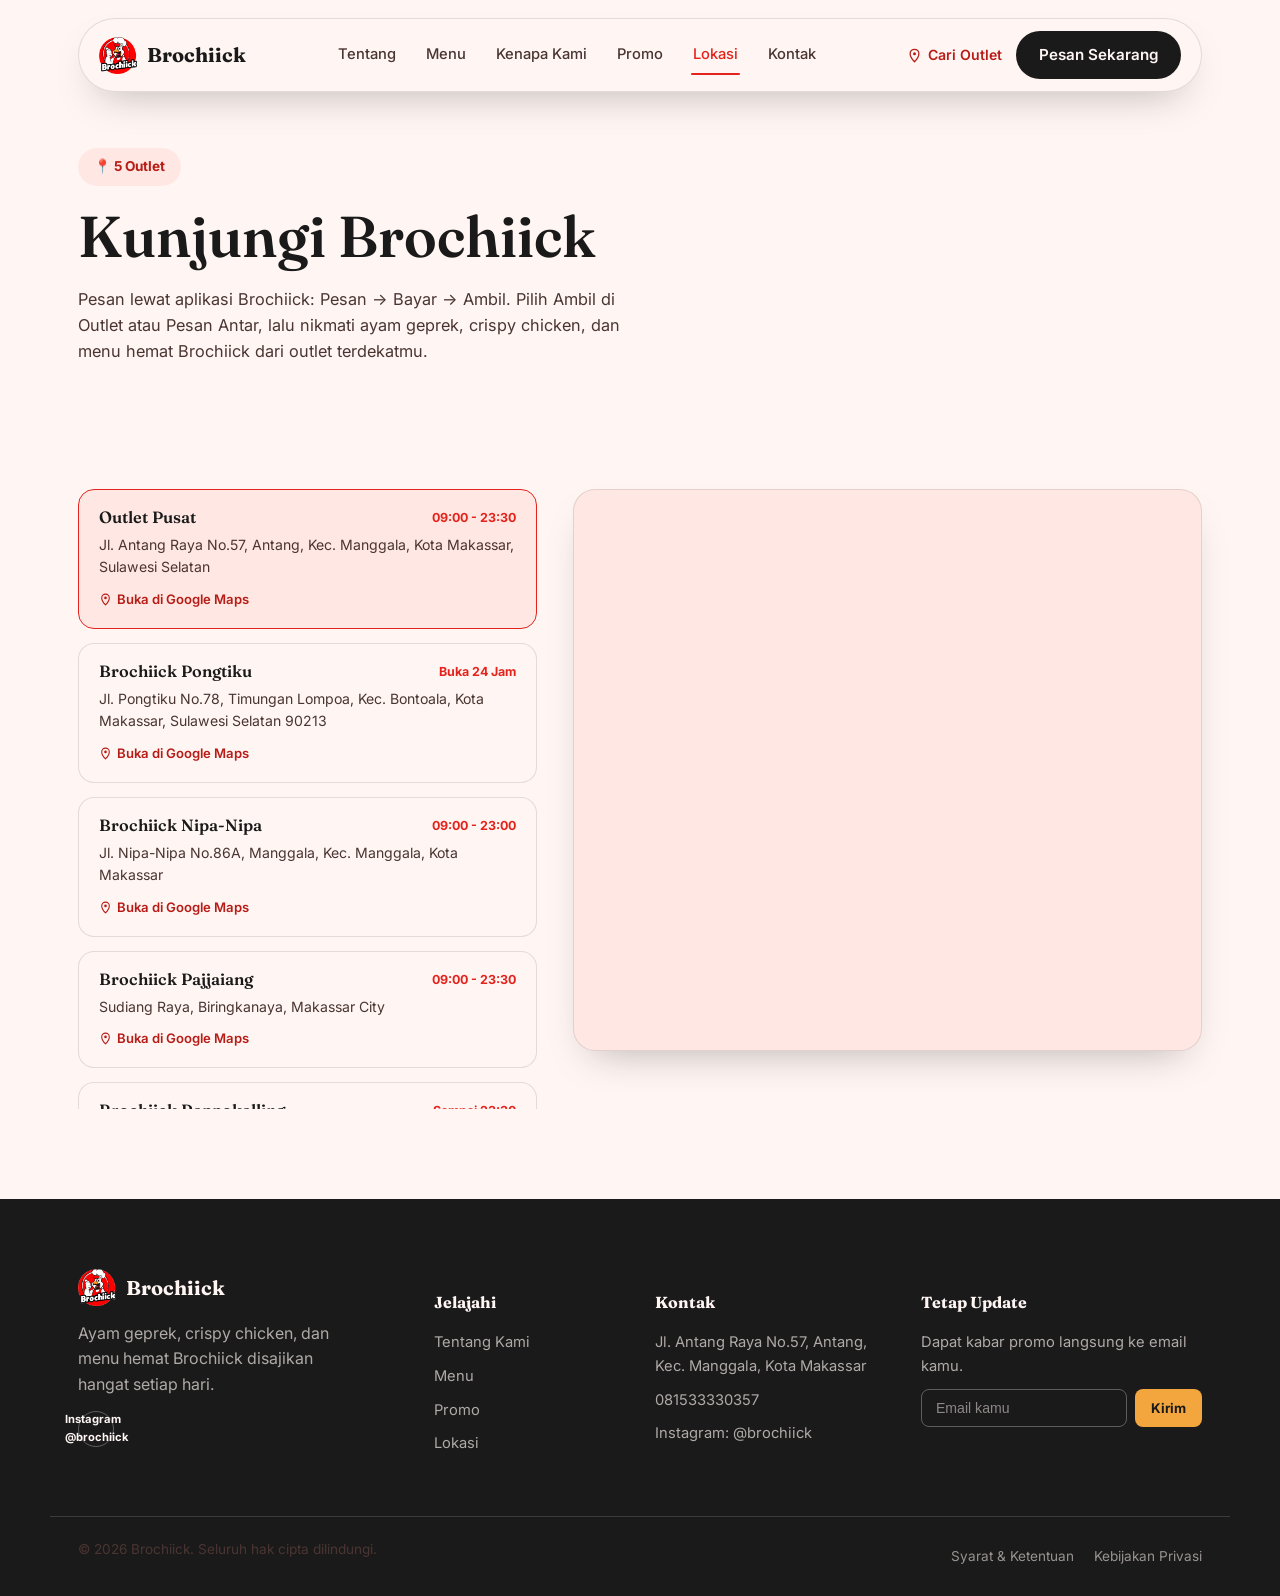
<file: brochiik Finalisasi/lokasi.html>
<!DOCTYPE html>
<html lang="id">
<head>
<meta charset="UTF-8">
<meta name="viewport" content="width=device-width, initial-scale=1.0">
<title>Lokasi Outlet — Brochiick</title>
<meta name="description" content="Temukan outlet Brochiick terdekat di Makassar lengkap dengan jam buka dan petunjuk arah Google Maps.">
<link rel="icon" href="assets/favicon.png" type="image/png">
<link rel="preconnect" href="https://fonts.googleapis.com">
<link rel="preconnect" href="https://fonts.gstatic.com" crossorigin>
<link href="https://fonts.googleapis.com/css2?family=Fraunces:ital,opsz,wght@0,9..144,400;0,9..144,500;0,9..144,600;0,9..144,700;1,9..144,500&family=Inter:wght@400;500;600;700;800&display=swap" rel="stylesheet">
<link rel="stylesheet" href="css/style.css">
</head>
<body>

<!-- ===== NAVBAR ===== -->
<header class="nav" id="nav">
  <div class="container">
    <div class="nav__row">
      <a href="index.html" class="nav__logo">
        <img src="assets/logo.png" alt="Brochiick" width="40" height="40" class="nav__logo-img">
        <span>Brochiick</span>
      </a>

      <nav class="nav__links" id="navLinks">
        <a href="tentang.html" data-page="tentang.html">Tentang</a>
        <a href="menu.html" data-page="menu.html">Menu</a>
        <a href="kenapa.html" data-page="kenapa.html">Kenapa Kami</a>
        <a href="promo.html" data-page="promo.html">Promo</a>
        <a href="lokasi.html" data-page="lokasi.html">Lokasi</a>
        <a href="kontak.html" data-page="kontak.html">Kontak</a>
      </nav>

      <div class="nav__right">
        <a href="lokasi.html" class="nav__pin">
          <svg width="15" height="15" viewBox="0 0 24 24" fill="none"><path d="M12 22s7-7.4 7-13a7 7 0 10-14 0c0 5.6 7 13 7 13z" stroke="#B71C17" stroke-width="2" stroke-linejoin="round"/><circle cx="12" cy="9" r="2.4" fill="#B71C17"/></svg>
          Cari Outlet
        </a>
        <a href="menu.html" class="btn btn--dark nav__cta">Pesan Sekarang</a>
      </div>

      <button class="nav__toggle" id="navToggle" aria-label="Buka menu" aria-expanded="false">
        <span></span><span></span><span></span>
      </button>
    </div>
  </div>
</header>


<main>

  <!-- ===== PAGE HEADER ===== -->
  <section class="page-header">
    <div class="container">
      <span class="page-header__pill">📍 5 Outlet</span>
      <h1>Kunjungi Brochiick</h1>
      <p>Pesan lewat aplikasi Brochiick: Pesan → Bayar → Ambil. Pilih Ambil di Outlet atau Pesan Antar, lalu nikmati ayam geprek, crispy chicken, dan menu hemat Brochiick dari outlet terdekatmu.</p>
    </div>
  </section>

  <!-- ===== LOKASI SPLIT: LIST + MAP ===== -->
  <section class="lokasi">
    <div class="container">
      <div class="lokasi__split">
        <div class="lokasi__list">
        <div class="lokasi__card is-active" data-map-query="Jl.%20Antang%20Raya%20No.57%2C%20Antang%2C%20Kec.%20Manggala%2C%20Kota%20Makassar">
          <div class="lokasi__card__top">
            <h3>Outlet Pusat</h3>
            <span class="lokasi__hours">09:00 - 23:30</span>
          </div>
          <p>Jl. Antang Raya No.57, Antang, Kec. Manggala, Kota Makassar, Sulawesi Selatan</p>
          <div class="lokasi__card__actions">
            <a class="lokasi__maplink" href="https://www.google.com/maps/search/?api=1&query=Jl.%20Antang%20Raya%20No.57%2C%20Antang%2C%20Kec.%20Manggala%2C%20Kota%20Makassar" target="_blank" rel="noopener">
              <svg width="13" height="13" viewBox="0 0 24 24" fill="none"><path d="M12 22s7-7.4 7-13a7 7 0 10-14 0c0 5.6 7 13 7 13z" stroke="#B71C17" stroke-width="2" stroke-linejoin="round"/><circle cx="12" cy="9" r="2.4" fill="#B71C17"/></svg>
              Buka di Google Maps
            </a>
          </div>
        </div>
        <div class="lokasi__card" data-map-query="Jl.%20Antang%20Raya%20No.57%2C%20Antang%2C%20Kec.%20Manggala%2C%20Kota%20Makassar">
          <div class="lokasi__card__top">
            <h3>Brochiick Pongtiku</h3>
            <span class="lokasi__hours">Buka 24 Jam</span>
          </div>
          <p>Jl. Pongtiku No.78, Timungan Lompoa, Kec. Bontoala, Kota Makassar, Sulawesi Selatan 90213</p>
          <div class="lokasi__card__actions">
            <a class="lokasi__maplink" href="https://www.google.com/maps/search/?api=1&query=Jl.%20Pongtiku%20No.78%2C%20Timungan%20Lompoa%2C%20Kec.%20Bontoala%2C%20Kota%20Makassar%2C%20Sulawesi%20Selatan%2090213" target="_blank" rel="noopener">
              <svg width="13" height="13" viewBox="0 0 24 24" fill="none"><path d="M12 22s7-7.4 7-13a7 7 0 10-14 0c0 5.6 7 13 7 13z" stroke="#B71C17" stroke-width="2" stroke-linejoin="round"/><circle cx="12" cy="9" r="2.4" fill="#B71C17"/></svg>
              Buka di Google Maps
            </a>
          </div>
        </div>
        <div class="lokasi__card" data-map-query="Jl.%20Nipa-Nipa%20No.86A%2C%20Manggala%2C%20Kec.%20Manggala%2C%20Kota%20Makassar">
          <div class="lokasi__card__top">
            <h3>Brochiick Nipa-Nipa</h3>
            <span class="lokasi__hours">09:00 - 23:00</span>
          </div>
          <p>Jl. Nipa-Nipa No.86A, Manggala, Kec. Manggala, Kota Makassar</p>
          <div class="lokasi__card__actions">
            <a class="lokasi__maplink" href="https://www.google.com/maps/search/?api=1&query=Jl.%20Nipa-Nipa%20No.86A%2C%20Manggala%2C%20Kec.%20Manggala%2C%20Kota%20Makassar" target="_blank" rel="noopener">
              <svg width="13" height="13" viewBox="0 0 24 24" fill="none"><path d="M12 22s7-7.4 7-13a7 7 0 10-14 0c0 5.6 7 13 7 13z" stroke="#B71C17" stroke-width="2" stroke-linejoin="round"/><circle cx="12" cy="9" r="2.4" fill="#B71C17"/></svg>
              Buka di Google Maps
            </a>
          </div>
        </div>
        <div class="lokasi__card" data-map-query="Sudiang%20Raya%2C%20Biringkanaya%2C%20Makassar%20City">
          <div class="lokasi__card__top">
            <h3>Brochiick Pajjaiang</h3>
            <span class="lokasi__hours">09:00 - 23:30</span>
          </div>
          <p>Sudiang Raya, Biringkanaya, Makassar City</p>
          <div class="lokasi__card__actions">
            <a class="lokasi__maplink" href="https://www.google.com/maps/search/?api=1&query=Sudiang%20Raya%2C%20Biringkanaya%2C%20Makassar%20City" target="_blank" rel="noopener">
              <svg width="13" height="13" viewBox="0 0 24 24" fill="none"><path d="M12 22s7-7.4 7-13a7 7 0 10-14 0c0 5.6 7 13 7 13z" stroke="#B71C17" stroke-width="2" stroke-linejoin="round"/><circle cx="12" cy="9" r="2.4" fill="#B71C17"/></svg>
              Buka di Google Maps
            </a>
          </div>
        </div>
        <div class="lokasi__card" data-map-query="Kec.%20Tallo%2C%20Kota%20Makassar">
          <div class="lokasi__card__top">
            <h3>Brochiick Rappokalling</h3>
            <span class="lokasi__hours">Sampai 23:30</span>
          </div>
          <p>Kec. Tallo, Kota Makassar</p>
          <div class="lokasi__card__actions">
            <a class="lokasi__maplink" href="https://www.google.com/maps/search/?api=1&query=Kec.%20Tallo%2C%20Kota%20Makassar" target="_blank" rel="noopener">
              <svg width="13" height="13" viewBox="0 0 24 24" fill="none"><path d="M12 22s7-7.4 7-13a7 7 0 10-14 0c0 5.6 7 13 7 13z" stroke="#B71C17" stroke-width="2" stroke-linejoin="round"/><circle cx="12" cy="9" r="2.4" fill="#B71C17"/></svg>
              Buka di Google Maps
            </a>
          </div>
        </div>
        </div>

        <div class="lokasi__map">
          <iframe id="lokasiMapFrame"
            src="https://www.google.com/maps?q=Jl.%20Antang%20Raya%20No.57%2C%20Antang%2C%20Kec.%20Manggala%2C%20Kota%20Makassar&output=embed"
            loading="lazy"
            referrerpolicy="no-referrer-when-downgrade"
            allowfullscreen></iframe>
        </div>
      </div>
    </div>
  </section>

</main>

<!-- ===== FOOTER ===== -->
<footer class="footer" id="kontak-footer">
  <div class="container footer__grid">
    <div class="footer__brand">
      <a href="index.html" class="nav__logo nav__logo--light">
        <img src="assets/logo.png" alt="Brochiick" width="40" height="40" class="nav__logo-img">
        <span>Brochiick</span>
      </a>
      <p>Ayam geprek, crispy chicken, dan menu hemat Brochiick disajikan hangat setiap hari.</p>
      <div class="footer__social">
        <a href="https://instagram.com/brochiick" target="_blank" rel="noopener" aria-label="Instagram">Instagram @brochiick</a>
      </div>
    </div>

    <div class="footer__col">
      <h4>Jelajahi</h4>
      <a href="tentang.html">Tentang Kami</a>
      <a href="menu.html">Menu</a>
      <a href="promo.html">Promo</a>
      <a href="lokasi.html">Lokasi</a>
    </div>

    <div class="footer__col">
      <h4>Kontak</h4>
      <p>Jl. Antang Raya No.57, Antang, Kec. Manggala, Kota Makassar</p>
      <p>081533330357</p>
      <p>Instagram: @brochiick</p>
    </div>

    <div class="footer__col">
      <h4>Tetap Update</h4>
      <p>Dapat kabar promo langsung ke email kamu.</p>
      <form class="footer__form" id="newsletterForm">
        <input type="email" placeholder="Email kamu" required>
        <button type="submit">Kirim</button>
      </form>
      <p class="footer__form-note" id="formNote"></p>
    </div>
  </div>

  <div class="container footer__bottom">
    <p>&copy; 2026 Brochiick. Seluruh hak cipta dilindungi.</p>
    <div>
      <a href="#">Syarat & Ketentuan</a>
      <a href="#">Kebijakan Privasi</a>
    </div>
  </div>
</footer>

<button class="to-top" id="toTop" aria-label="Kembali ke atas">↑</button>

<script src="js/script.js"></script>
</body>
</html>
</file>
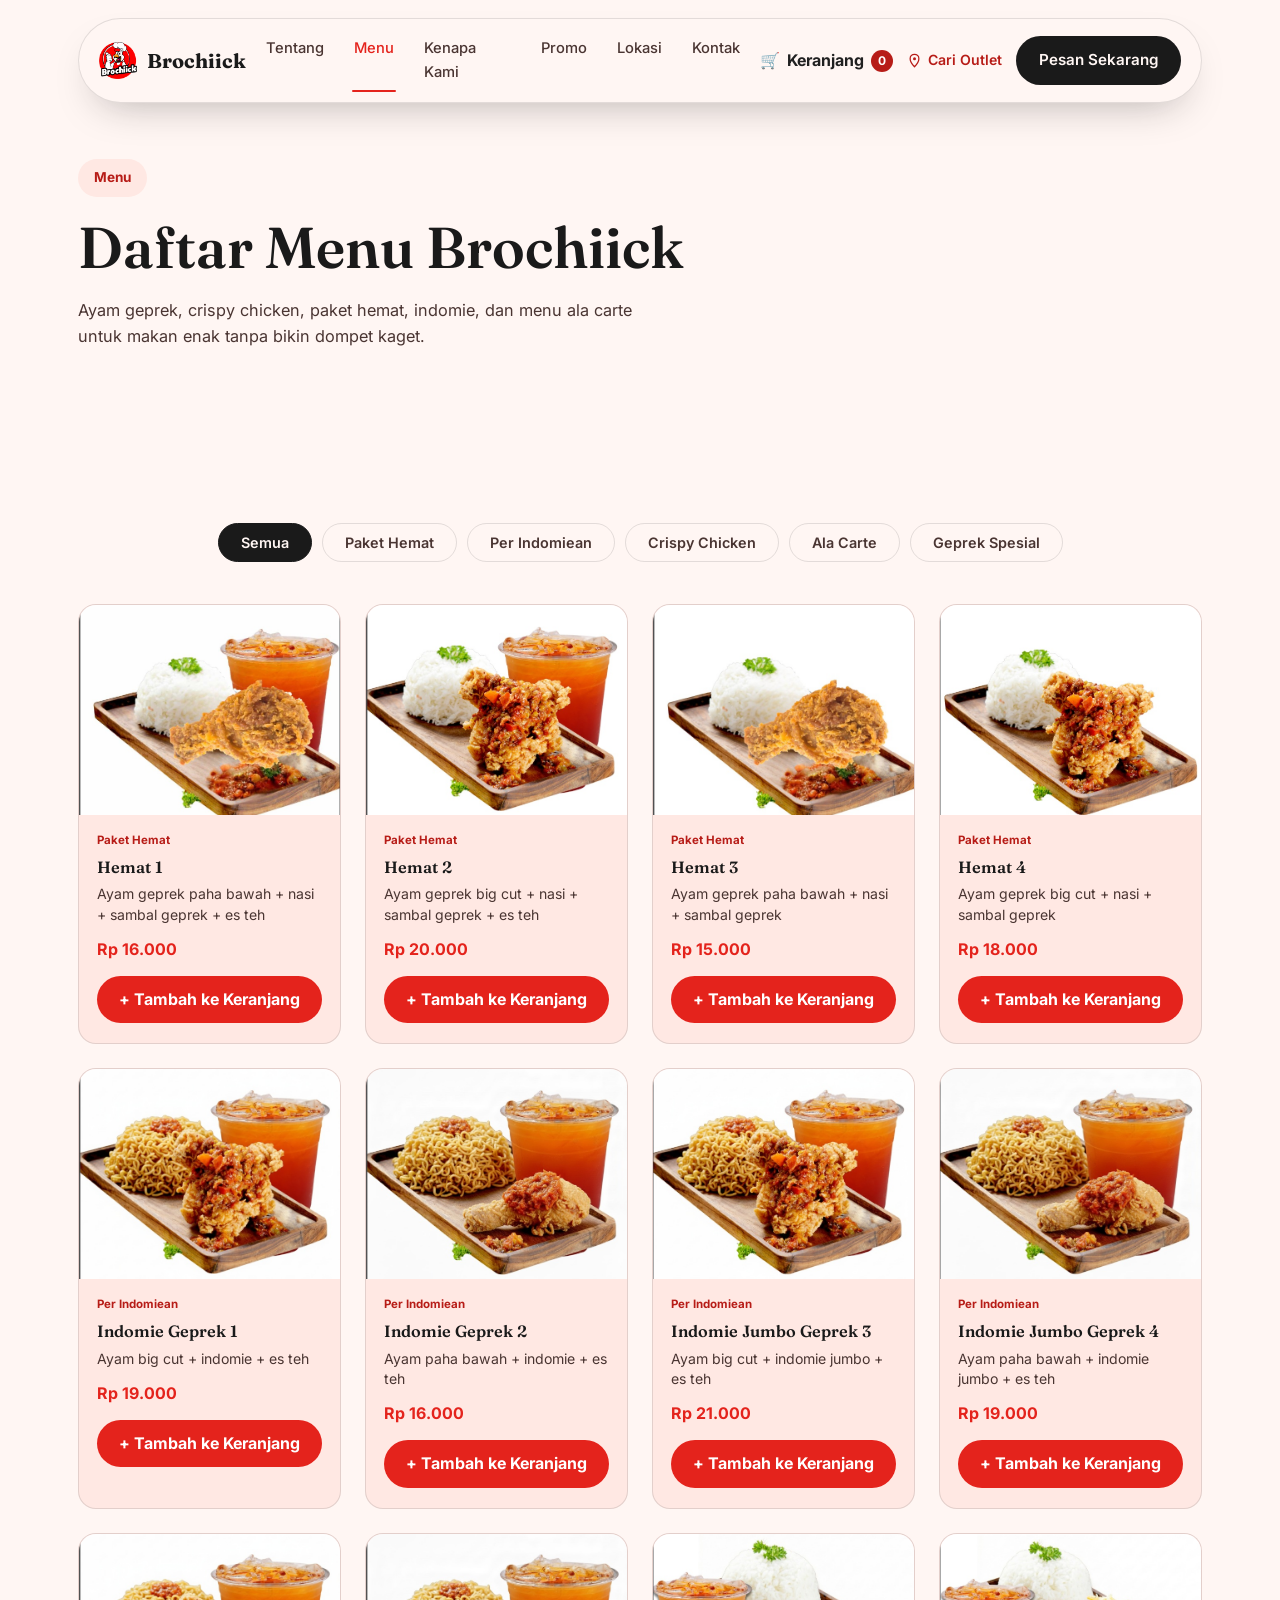
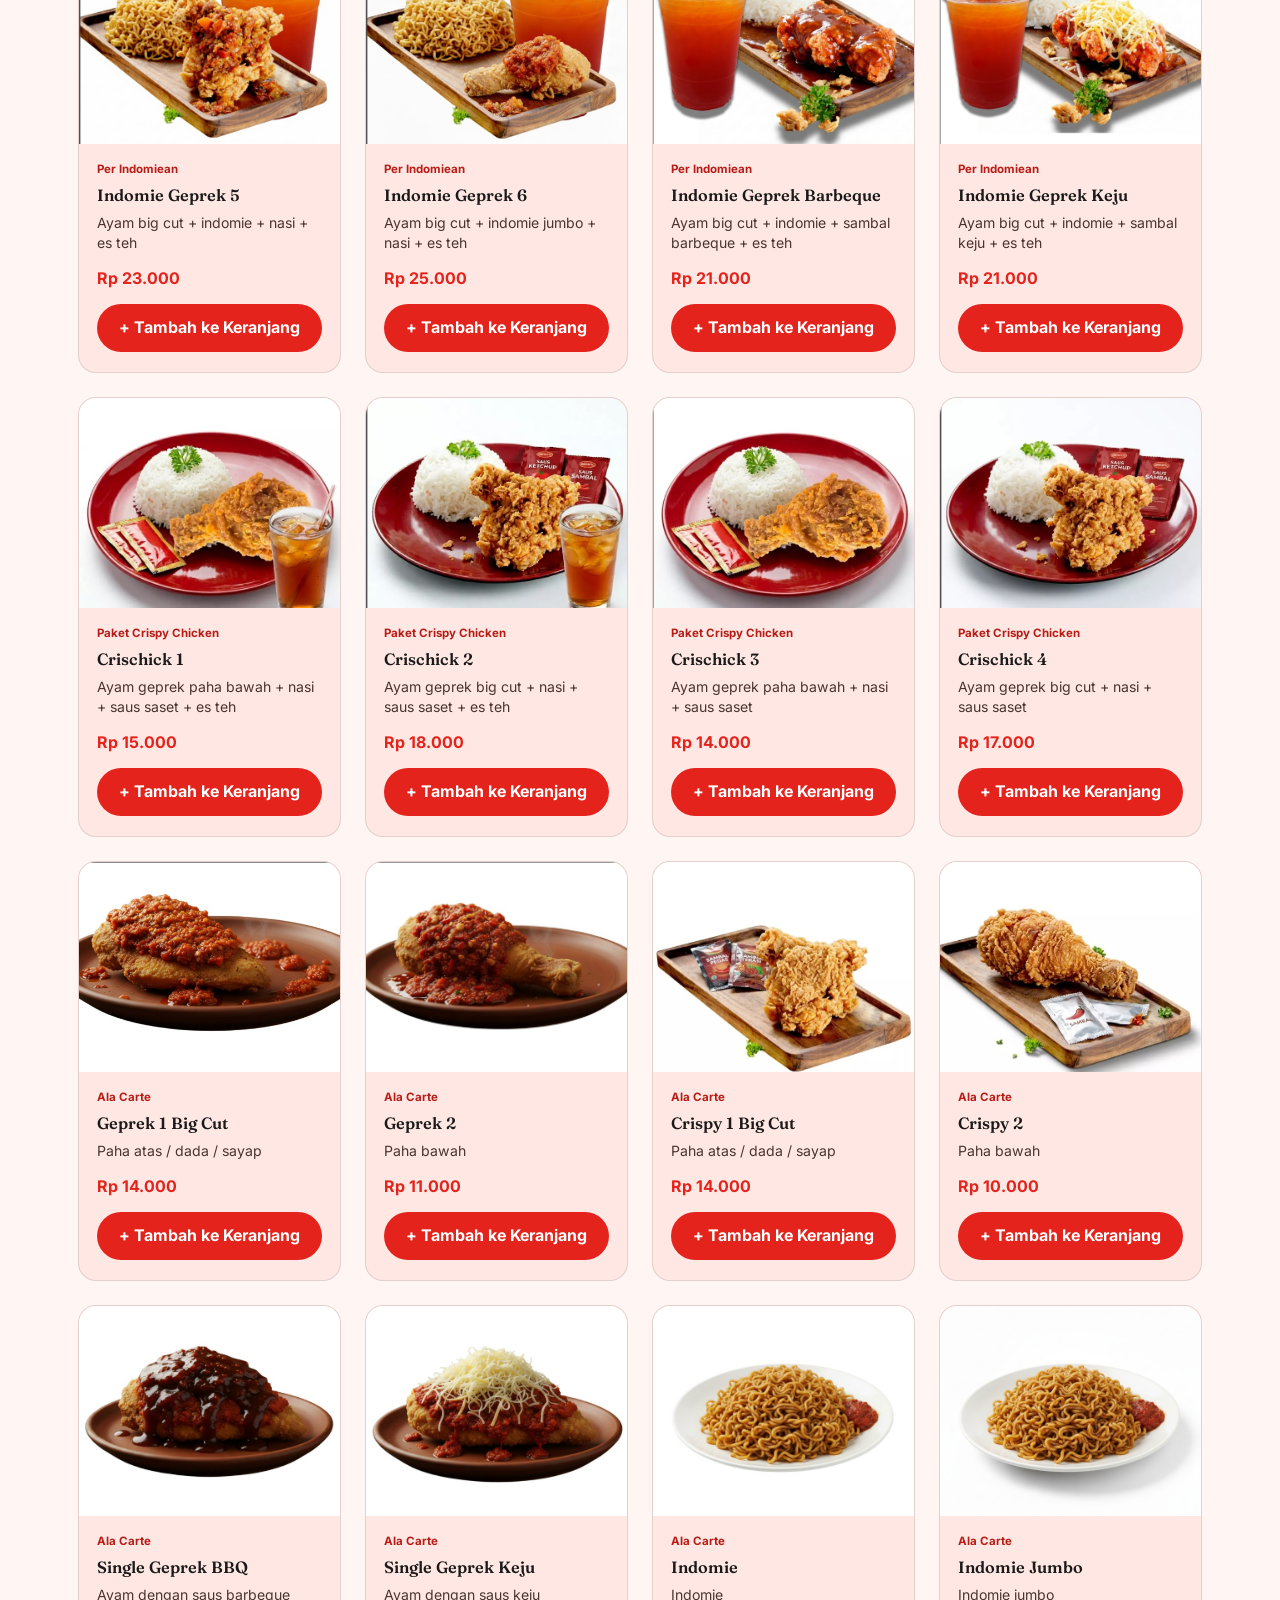
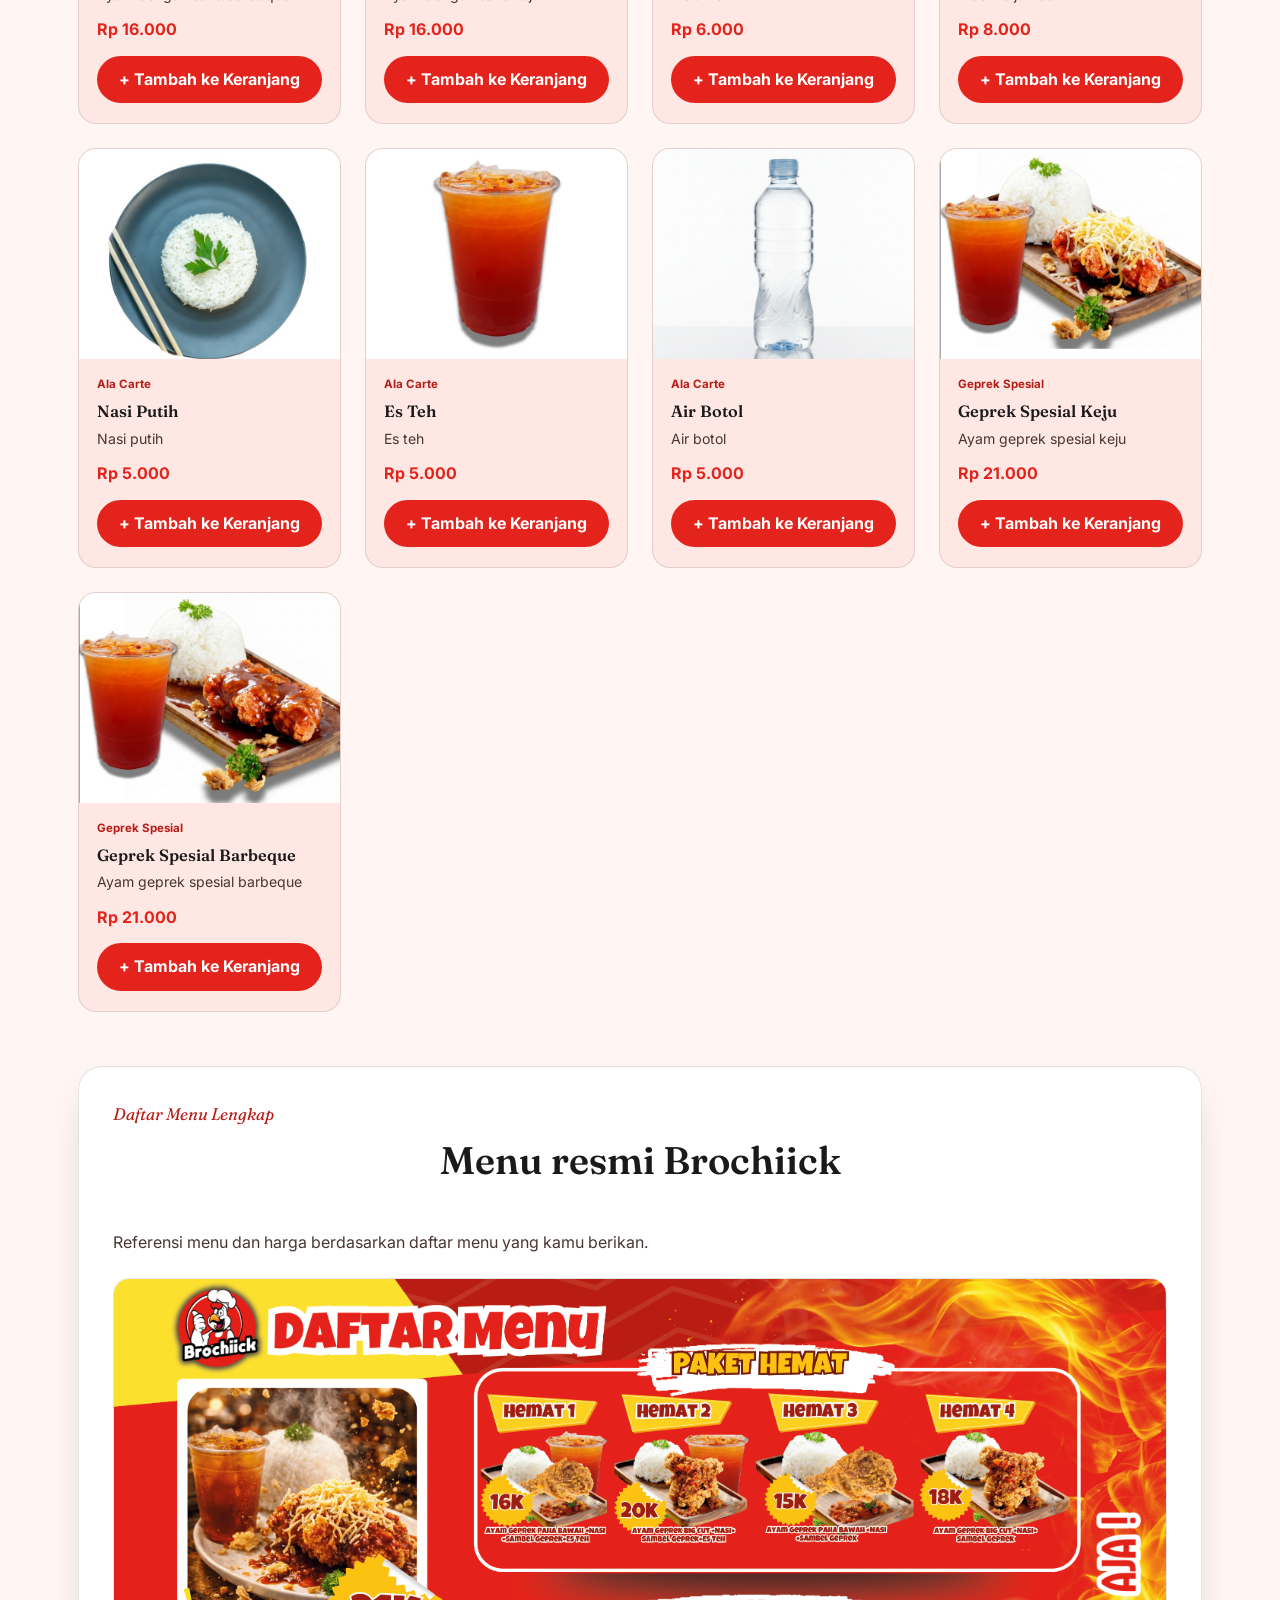
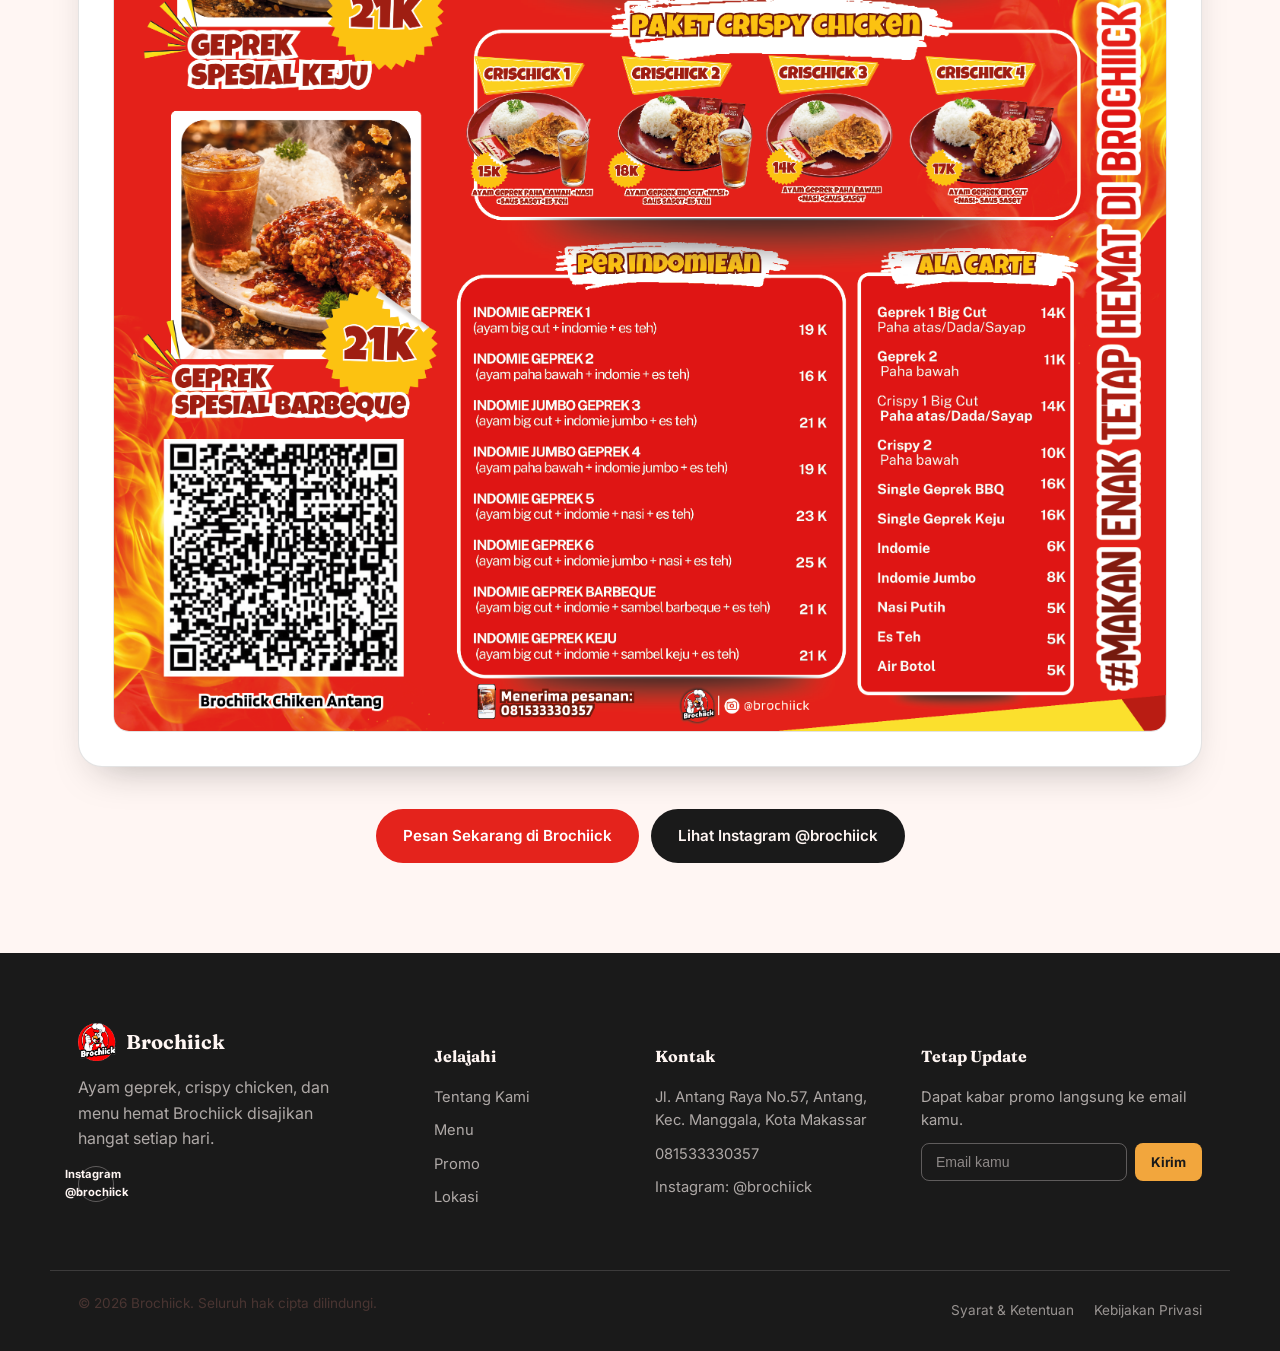
<file: brochiik Finalisasi/menu.html>
<!DOCTYPE html>
<html lang="id">
<head>
<meta charset="UTF-8">
<meta name="viewport" content="width=device-width, initial-scale=1.0">
<title>Menu — Brochiick</title>
<meta name="description" content="Jelajahi semua menu Brochiick: ayam geprek, crispy chicken, paket hemat, dan indomie dari bahan pilihan.">
<link rel="icon" href="assets/favicon.png" type="image/png">
<link rel="preconnect" href="https://fonts.googleapis.com">
<link rel="preconnect" href="https://fonts.gstatic.com" crossorigin>
<link href="https://fonts.googleapis.com/css2?family=Fraunces:ital,opsz,wght@0,9..144,400;0,9..144,500;0,9..144,600;0,9..144,700;1,9..144,500&family=Inter:wght@400;500;600;700;800&display=swap" rel="stylesheet">
<link rel="stylesheet" href="css/style.css">
</head>
<body>

<!-- ===== NAVBAR ===== -->
<header class="nav" id="nav">
  <div class="container">
    <div class="nav__row">
      <a href="index.html" class="nav__logo">
        <img src="assets/logo.png" alt="Brochiick" width="40" height="40" class="nav__logo-img">
        <span>Brochiick</span>
      </a>

      <nav class="nav__links" id="navLinks">
        <a href="tentang.html" data-page="tentang.html">Tentang</a>
        <a href="menu.html" data-page="menu.html">Menu</a>
        <a href="kenapa.html" data-page="kenapa.html">Kenapa Kami</a>
        <a href="promo.html" data-page="promo.html">Promo</a>
        <a href="lokasi.html" data-page="lokasi.html">Lokasi</a>
        <a href="kontak.html" data-page="kontak.html">Kontak</a>
      </nav>

      <div class="nav__right">
        <a href="keranjang.html" class="cart-nav" aria-label="Buka keranjang" title="Keranjang">
          <span aria-hidden="true">🛒</span> Keranjang <b id="cartCount" class="cart-count">0</b>
        </a>
        <a href="lokasi.html" class="nav__pin">
          <svg width="15" height="15" viewBox="0 0 24 24" fill="none"><path d="M12 22s7-7.4 7-13a7 7 0 10-14 0c0 5.6 7 13 7 13z" stroke="#B71C17" stroke-width="2" stroke-linejoin="round"/><circle cx="12" cy="9" r="2.4" fill="#B71C17"/></svg>
          Cari Outlet
        </a>
        <a href="menu.html" class="btn btn--dark nav__cta">Pesan Sekarang</a>
      </div>

      <button class="nav__toggle" id="navToggle" aria-label="Buka menu" aria-expanded="false">
        <span></span><span></span><span></span>
      </button>
    </div>
  </div>
</header>


<main>

  <!-- ===== PAGE HEADER ===== -->
  <section class="page-header">
    <div class="container">
      <span class="page-header__pill">Menu</span>
      <h1>Daftar Menu Brochiick</h1>
      <p>Ayam geprek, crispy chicken, paket hemat, indomie, dan menu ala carte untuk makan enak tanpa bikin dompet kaget.</p>
    </div>
  </section>

  <!-- ===== MENU ===== -->
  <section class="menu">
    <div class="container">
      <div class="menu__tabs" id="menuTabs">
        <button class="tab is-active" data-filter="all">Semua</button>
        <button class="tab" data-filter="hemat">Paket Hemat</button>
        <button class="tab" data-filter="indomie">Per Indomiean</button>
        <button class="tab" data-filter="crispy">Crispy Chicken</button>
        <button class="tab" data-filter="ala">Ala Carte</button>
        <button class="tab" data-filter="spesial">Geprek Spesial</button>
      </div>

      <div class="menu__grid" id="menuGrid">
        <!-- items injected by JS -->
      </div>

      <div class="menu-poster">
        <div>
          <p class="kicker">Daftar Menu Lengkap</p>
          <h2 class="section-title">Menu resmi Brochiick</h2>
          <p>Referensi menu dan harga berdasarkan daftar menu yang kamu berikan.</p>
        </div>
        <img src="assets/menu-lengkap.png" alt="Daftar menu Brochiick lengkap">
      </div>

      <div class="menu__more menu__more--actions">
        <a href="https://s.id/brochiick" target="_blank" rel="noopener" class="btn btn--primary">Pesan Sekarang di Brochiick</a>
        <a href="https://instagram.com/brochiick" target="_blank" rel="noopener" class="btn btn--dark">Lihat Instagram @brochiick</a>
      </div>
    </div>
  </section>

</main>

<!-- ===== FOOTER ===== -->
<footer class="footer" id="kontak-footer">
  <div class="container footer__grid">
    <div class="footer__brand">
      <a href="index.html" class="nav__logo nav__logo--light">
        <img src="assets/logo.png" alt="Brochiick" width="40" height="40" class="nav__logo-img">
        <span>Brochiick</span>
      </a>
      <p>Ayam geprek, crispy chicken, dan menu hemat Brochiick disajikan hangat setiap hari.</p>
      <div class="footer__social">
        <a href="https://instagram.com/brochiick" target="_blank" rel="noopener" aria-label="Instagram">Instagram @brochiick</a>
      </div>
    </div>

    <div class="footer__col">
      <h4>Jelajahi</h4>
      <a href="tentang.html">Tentang Kami</a>
      <a href="menu.html">Menu</a>
      <a href="promo.html">Promo</a>
      <a href="lokasi.html">Lokasi</a>
    </div>

    <div class="footer__col">
      <h4>Kontak</h4>
      <p>Jl. Antang Raya No.57, Antang, Kec. Manggala, Kota Makassar</p>
      <p>081533330357</p>
      <p>Instagram: @brochiick</p>
    </div>

    <div class="footer__col">
      <h4>Tetap Update</h4>
      <p>Dapat kabar promo langsung ke email kamu.</p>
      <form class="footer__form" id="newsletterForm">
        <input type="email" placeholder="Email kamu" required>
        <button type="submit">Kirim</button>
      </form>
      <p class="footer__form-note" id="formNote"></p>
    </div>
  </div>

  <div class="container footer__bottom">
    <p>&copy; 2026 Brochiick. Seluruh hak cipta dilindungi.</p>
    <div>
      <a href="#">Syarat & Ketentuan</a>
      <a href="#">Kebijakan Privasi</a>
    </div>
  </div>
</footer>

<button class="to-top" id="toTop" aria-label="Kembali ke atas">↑</button>

<script src="js/script.js"></script>
</body>
</html>
</file>
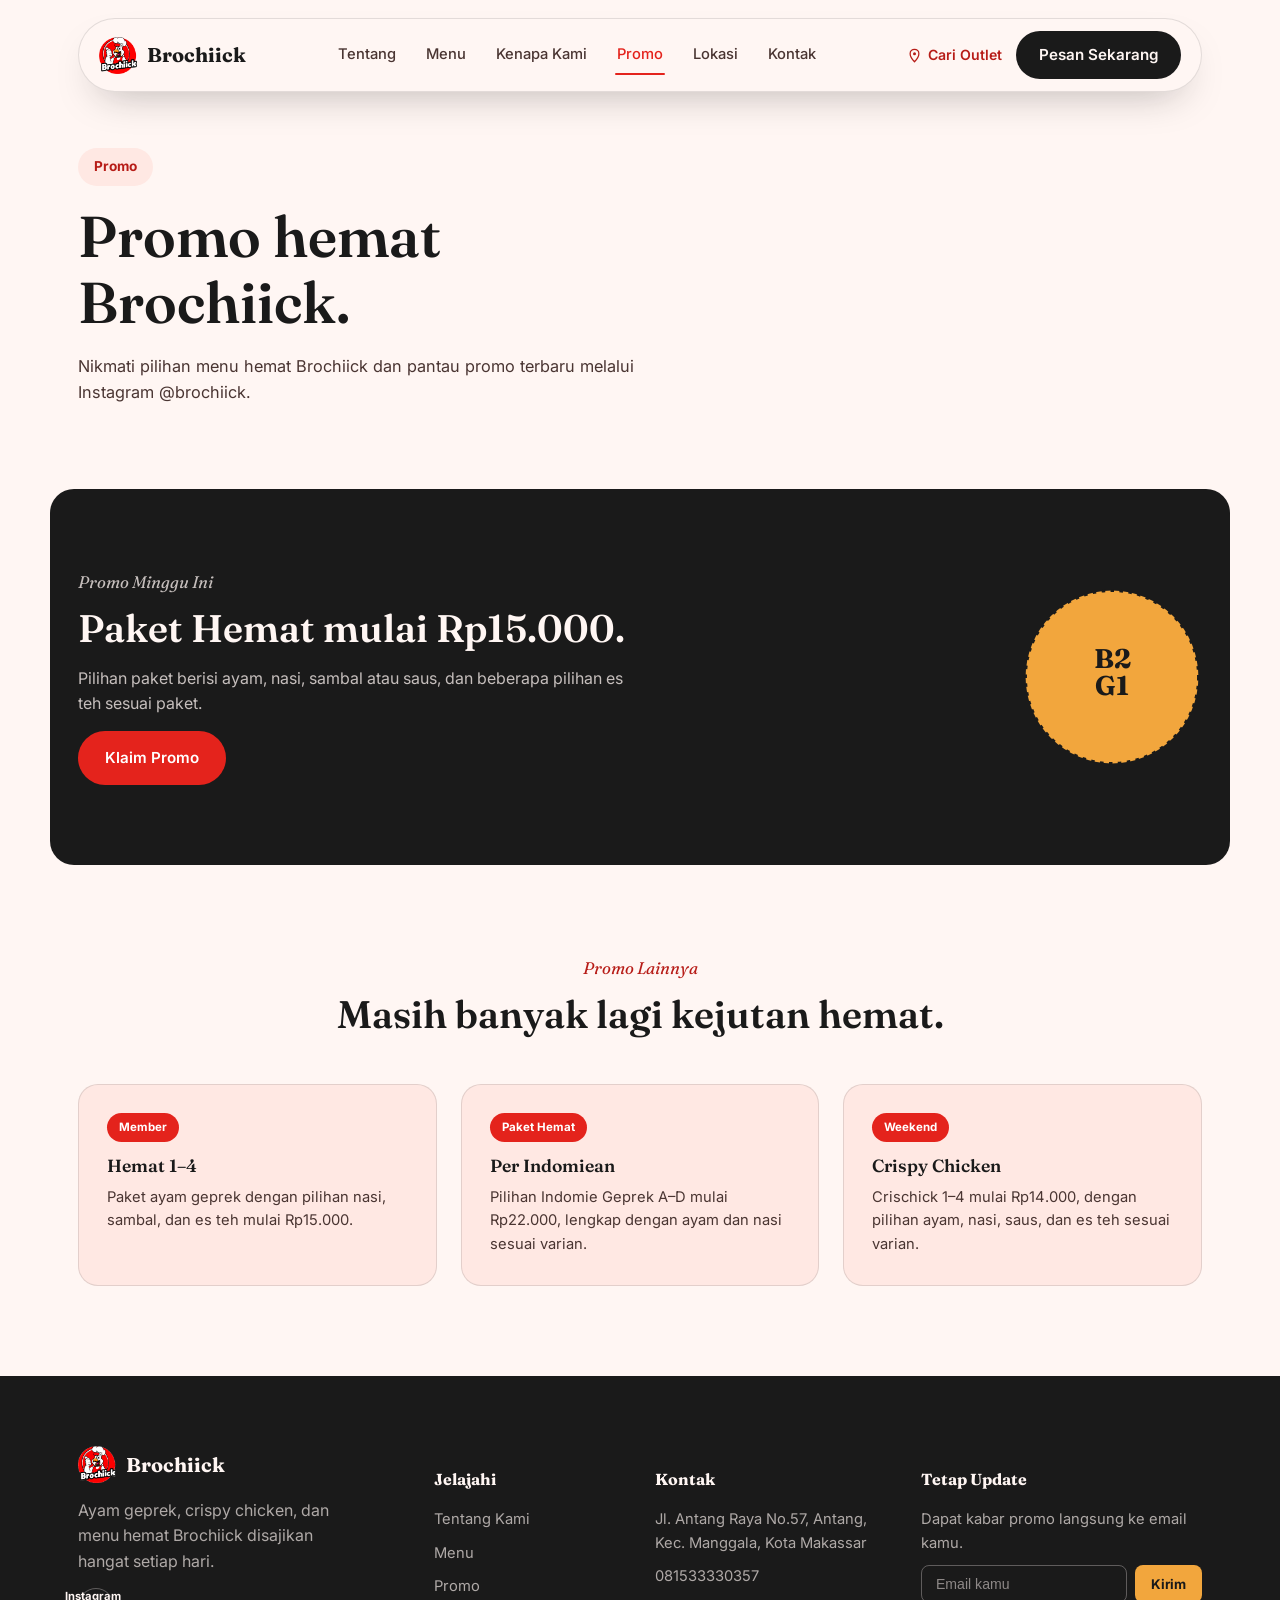
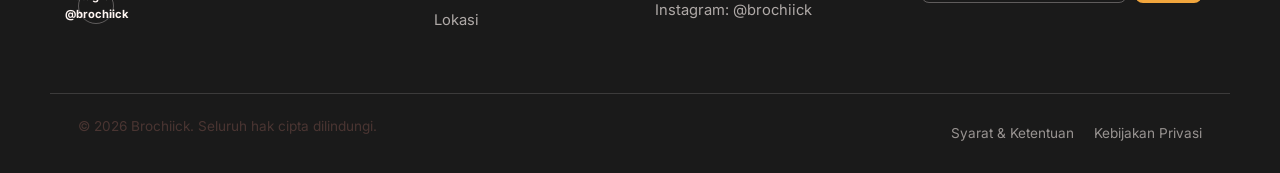
<file: brochiik Finalisasi/promo.html>
<!DOCTYPE html>
<html lang="id">
<head>
<meta charset="UTF-8">
<meta name="viewport" content="width=device-width, initial-scale=1.0">
<title>Promo — Brochiick</title>
<meta name="description" content="Cek promo terbaru Brochiick: beli 2 gratis 1 ayam jumbo, diskon member, dan paket hemat lainnya.">
<link rel="icon" href="assets/favicon.png" type="image/png">
<link rel="preconnect" href="https://fonts.googleapis.com">
<link rel="preconnect" href="https://fonts.gstatic.com" crossorigin>
<link href="https://fonts.googleapis.com/css2?family=Fraunces:ital,opsz,wght@0,9..144,400;0,9..144,500;0,9..144,600;0,9..144,700;1,9..144,500&family=Inter:wght@400;500;600;700;800&display=swap" rel="stylesheet">
<link rel="stylesheet" href="css/style.css">
</head>
<body>

<!-- ===== NAVBAR ===== -->
<header class="nav" id="nav">
  <div class="container">
    <div class="nav__row">
      <a href="index.html" class="nav__logo">
        <img src="assets/logo.png" alt="Brochiick" width="40" height="40" class="nav__logo-img">
        <span>Brochiick</span>
      </a>

      <nav class="nav__links" id="navLinks">
        <a href="tentang.html" data-page="tentang.html">Tentang</a>
        <a href="menu.html" data-page="menu.html">Menu</a>
        <a href="kenapa.html" data-page="kenapa.html">Kenapa Kami</a>
        <a href="promo.html" data-page="promo.html">Promo</a>
        <a href="lokasi.html" data-page="lokasi.html">Lokasi</a>
        <a href="kontak.html" data-page="kontak.html">Kontak</a>
      </nav>

      <div class="nav__right">
        <a href="lokasi.html" class="nav__pin">
          <svg width="15" height="15" viewBox="0 0 24 24" fill="none"><path d="M12 22s7-7.4 7-13a7 7 0 10-14 0c0 5.6 7 13 7 13z" stroke="#B71C17" stroke-width="2" stroke-linejoin="round"/><circle cx="12" cy="9" r="2.4" fill="#B71C17"/></svg>
          Cari Outlet
        </a>
        <a href="menu.html" class="btn btn--dark nav__cta">Pesan Sekarang</a>
      </div>

      <button class="nav__toggle" id="navToggle" aria-label="Buka menu" aria-expanded="false">
        <span></span><span></span><span></span>
      </button>
    </div>
  </div>
</header>


<main>

  <!-- ===== PAGE HEADER ===== -->
  <section class="page-header">
    <div class="container">
      <span class="page-header__pill">Promo</span>
      <h1>Promo hemat Brochiick.</h1>
      <p>Nikmati pilihan menu hemat Brochiick dan pantau promo terbaru melalui Instagram @brochiick.</p>
    </div>
  </section>

  <!-- ===== PROMO UTAMA ===== -->
  <section class="promo" style="border-radius:24px; margin:0 auto; max-width:1180px;">
    <div class="container promo__row">
      <div class="promo__copy">
        <p class="kicker kicker--light">Promo Minggu Ini</p>
        <h2>Paket Hemat mulai Rp15.000.</h2>
        <p>Pilihan paket berisi ayam, nasi, sambal atau saus, dan beberapa pilihan es teh sesuai paket.</p>
        <a href="menu.html" class="btn btn--primary">Klaim Promo</a>
      </div>
      <div class="promo__badge" aria-hidden="true">
        <svg viewBox="0 0 200 200" width="180" height="180">
          <circle cx="100" cy="100" r="96" fill="#F2A63D"/>
          <circle cx="100" cy="100" r="96" fill="none" stroke="#1A1A1A" stroke-width="3" stroke-dasharray="4 6"/>
          <text x="100" y="90" text-anchor="middle" font-family="Fraunces, serif" font-size="30" fill="#1A1A1A" font-weight="700">B2</text>
          <text x="100" y="120" text-anchor="middle" font-family="Fraunces, serif" font-size="30" fill="#1A1A1A" font-weight="700">G1</text>
        </svg>
      </div>
    </div>
  </section>

  <!-- ===== PROMO LAINNYA ===== -->
  <section class="promolist">
    <div class="container">
      <p class="kicker kicker--center">Promo Lainnya</p>
      <h2 class="section-title">Masih banyak lagi kejutan hemat.</h2>
      <div class="promolist__grid">
        <div class="promolist__card">
          <span class="tag">Member</span>
          <h3>Hemat 1–4</h3>
          <p>Paket ayam geprek dengan pilihan nasi, sambal, dan es teh mulai Rp15.000.</p>
        </div>
        <div class="promolist__card">
          <span class="tag">Paket Hemat</span>
          <h3>Per Indomiean</h3>
          <p>Pilihan Indomie Geprek A–D mulai Rp22.000, lengkap dengan ayam dan nasi sesuai varian.</p>
        </div>
        <div class="promolist__card">
          <span class="tag">Weekend</span>
          <h3>Crispy Chicken</h3>
          <p>Crischick 1–4 mulai Rp14.000, dengan pilihan ayam, nasi, saus, dan es teh sesuai varian.</p>
        </div>
      </div>
    </div>
  </section>

</main>

<!-- ===== FOOTER ===== -->
<footer class="footer" id="kontak-footer">
  <div class="container footer__grid">
    <div class="footer__brand">
      <a href="index.html" class="nav__logo nav__logo--light">
        <img src="assets/logo.png" alt="Brochiick" width="40" height="40" class="nav__logo-img">
        <span>Brochiick</span>
      </a>
      <p>Ayam geprek, crispy chicken, dan menu hemat Brochiick disajikan hangat setiap hari.</p>
      <div class="footer__social">
        <a href="https://instagram.com/brochiick" target="_blank" rel="noopener" aria-label="Instagram">Instagram @brochiick</a>
      </div>
    </div>

    <div class="footer__col">
      <h4>Jelajahi</h4>
      <a href="tentang.html">Tentang Kami</a>
      <a href="menu.html">Menu</a>
      <a href="promo.html">Promo</a>
      <a href="lokasi.html">Lokasi</a>
    </div>

    <div class="footer__col">
      <h4>Kontak</h4>
      <p>Jl. Antang Raya No.57, Antang, Kec. Manggala, Kota Makassar</p>
      <p>081533330357</p>
      <p>Instagram: @brochiick</p>
    </div>

    <div class="footer__col">
      <h4>Tetap Update</h4>
      <p>Dapat kabar promo langsung ke email kamu.</p>
      <form class="footer__form" id="newsletterForm">
        <input type="email" placeholder="Email kamu" required>
        <button type="submit">Kirim</button>
      </form>
      <p class="footer__form-note" id="formNote"></p>
    </div>
  </div>

  <div class="container footer__bottom">
    <p>&copy; 2026 Brochiick. Seluruh hak cipta dilindungi.</p>
    <div>
      <a href="#">Syarat & Ketentuan</a>
      <a href="#">Kebijakan Privasi</a>
    </div>
  </div>
</footer>

<button class="to-top" id="toTop" aria-label="Kembali ke atas">↑</button>

<script src="js/script.js"></script>
</body>
</html>
</file>
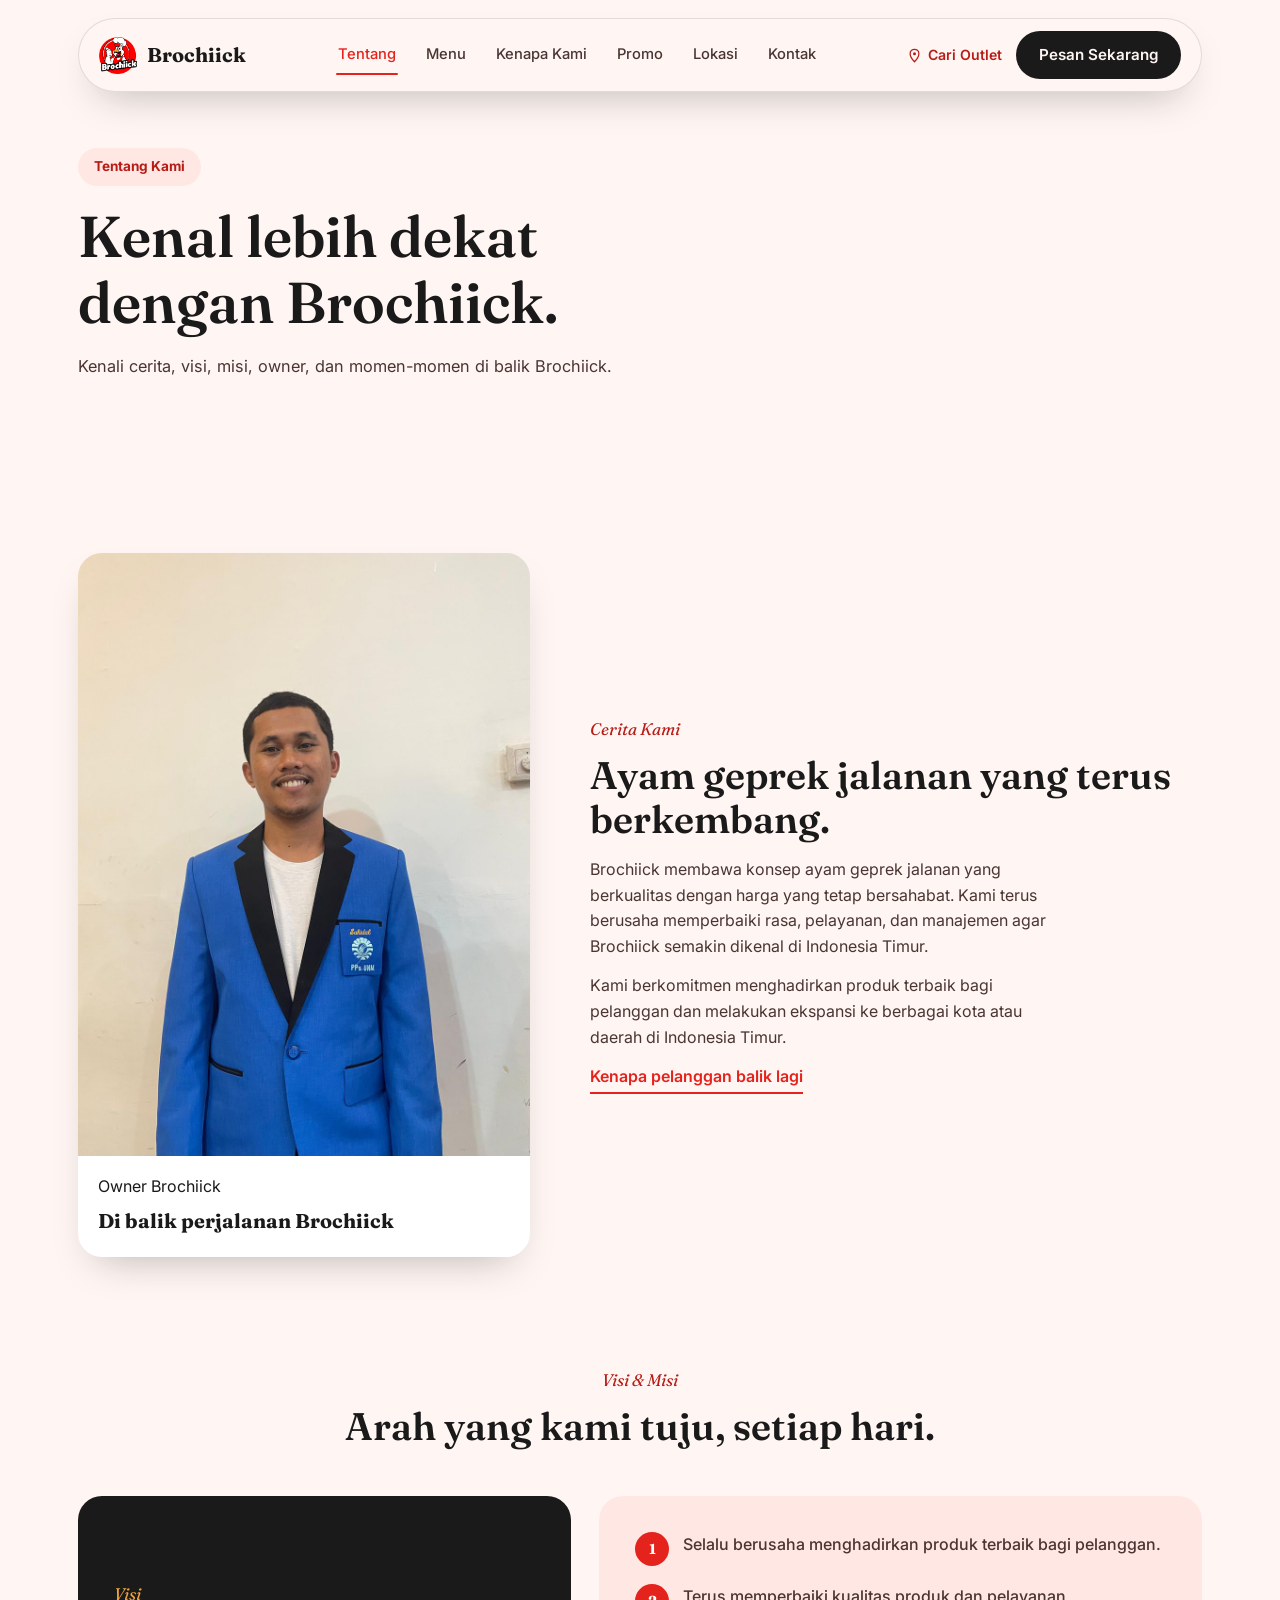
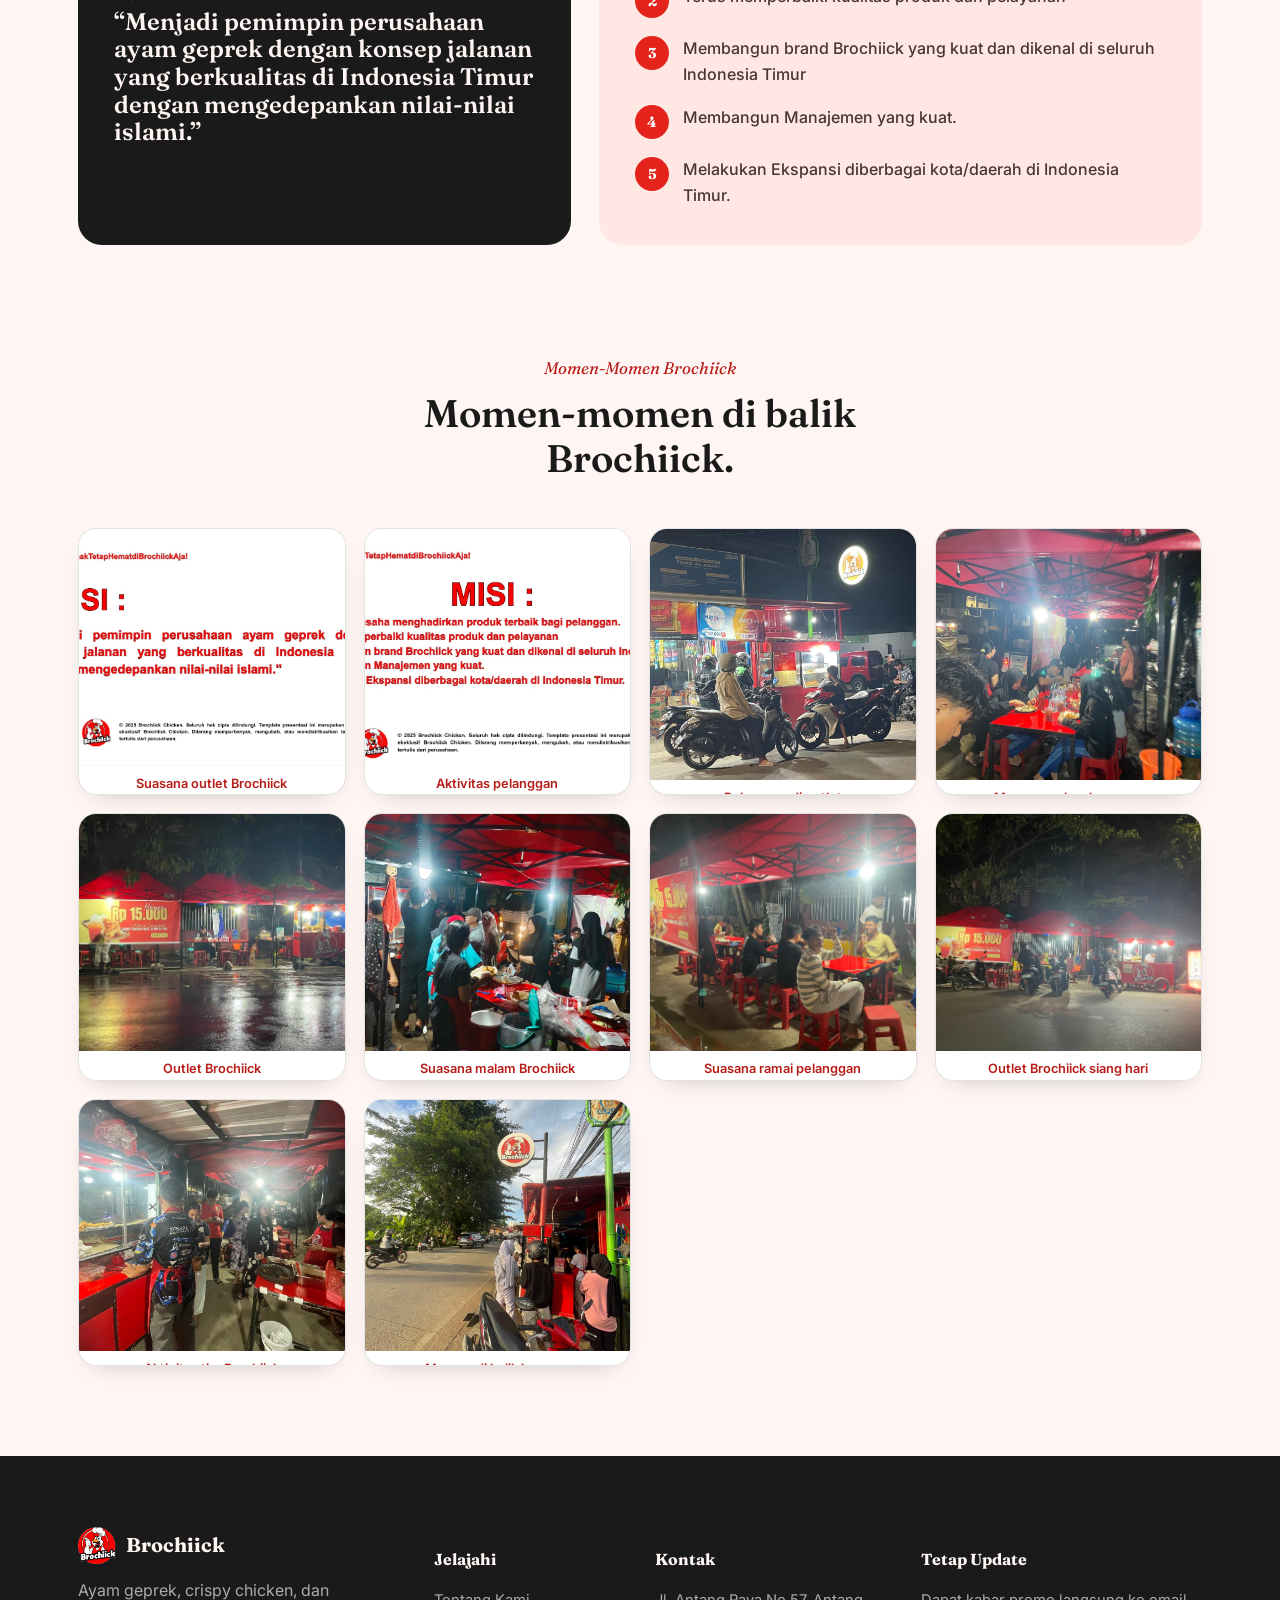
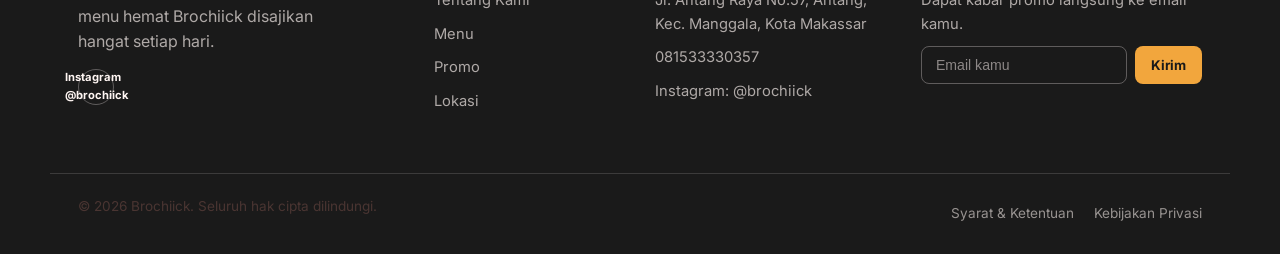
<file: brochiik Finalisasi/tentang.html>
<!DOCTYPE html>
<html lang="id">
<head>
<meta charset="UTF-8">
<meta name="viewport" content="width=device-width, initial-scale=1.0">
<title>Tentang Kami — Brochiick</title>
<meta name="description" content="Kenali Brochiick, visi misi, owner, dan momen-momen di balik usaha ayam geprek dan crispy chicken.">
<link rel="icon" href="assets/favicon.png" type="image/png">
<link rel="preconnect" href="https://fonts.googleapis.com">
<link rel="preconnect" href="https://fonts.gstatic.com" crossorigin>
<link href="https://fonts.googleapis.com/css2?family=Fraunces:ital,opsz,wght@0,9..144,400;0,9..144,500;0,9..144,600;0,9..144,700;1,9..144,500&family=Inter:wght@400;500;600;700;800&display=swap" rel="stylesheet">
<link rel="stylesheet" href="css/style.css">
</head>
<body>

<!-- ===== NAVBAR ===== -->
<header class="nav" id="nav">
  <div class="container">
    <div class="nav__row">
      <a href="index.html" class="nav__logo">
        <img src="assets/logo.png" alt="Brochiick" width="40" height="40" class="nav__logo-img">
        <span>Brochiick</span>
      </a>

      <nav class="nav__links" id="navLinks">
        <a href="tentang.html" data-page="tentang.html">Tentang</a>
        <a href="menu.html" data-page="menu.html">Menu</a>
        <a href="kenapa.html" data-page="kenapa.html">Kenapa Kami</a>
        <a href="promo.html" data-page="promo.html">Promo</a>
        <a href="lokasi.html" data-page="lokasi.html">Lokasi</a>
        <a href="kontak.html" data-page="kontak.html">Kontak</a>
      </nav>

      <div class="nav__right">
        <a href="lokasi.html" class="nav__pin">
          <svg width="15" height="15" viewBox="0 0 24 24" fill="none"><path d="M12 22s7-7.4 7-13a7 7 0 10-14 0c0 5.6 7 13 7 13z" stroke="#B71C17" stroke-width="2" stroke-linejoin="round"/><circle cx="12" cy="9" r="2.4" fill="#B71C17"/></svg>
          Cari Outlet
        </a>
        <a href="menu.html" class="btn btn--dark nav__cta">Pesan Sekarang</a>
      </div>

      <button class="nav__toggle" id="navToggle" aria-label="Buka menu" aria-expanded="false">
        <span></span><span></span><span></span>
      </button>
    </div>
  </div>
</header>


<main>

  <!-- ===== PAGE HEADER ===== -->
  <section class="page-header">
    <div class="container">
      <span class="page-header__pill">Tentang Kami</span>
      <h1>Kenal lebih dekat dengan Brochiick.</h1>
      <p>Kenali cerita, visi, misi, owner, dan momen-momen di balik Brochiick.</p>
    </div>
  </section>

  <!-- ===== CERITA KAMI ===== -->
  <section class="about">
    <div class="container about__grid">
      <div class="about__visual about__owner">
        <img src="assets/gallery/owner-brochiick.jpg" alt="Owner Brochiick mengenakan jas biru">
        <div class="about__owner-caption"><span class="tag">Owner Brochiick</span><strong>Di balik perjalanan Brochiick</strong></div>
      </div>
      <div class="about__copy">
        <p class="kicker">Cerita Kami</p>
        <h2>Ayam geprek jalanan yang terus berkembang.</h2>
        <p>Brochiick membawa konsep ayam geprek jalanan yang berkualitas dengan harga yang tetap bersahabat. Kami terus berusaha memperbaiki rasa, pelayanan, dan manajemen agar Brochiick semakin dikenal di Indonesia Timur.</p>
        <p>Kami berkomitmen menghadirkan produk terbaik bagi pelanggan dan melakukan ekspansi ke berbagai kota atau daerah di Indonesia Timur.</p>
        <a href="kenapa.html" class="link-arrow">Kenapa pelanggan balik lagi</a>
      </div>
    </div>
  </section>

  <!-- ===== VISI MISI ===== -->
  <section class="visimisi">
    <div class="container">
      <p class="kicker kicker--center">Visi &amp; Misi</p>
      <h2 class="section-title">Arah yang kami tuju, setiap hari.</h2>

      <div class="visimisi__grid">
        <div class="visimisi__card">
          <p class="kicker">Visi</p>
          <h3>“Menjadi pemimpin perusahaan ayam geprek dengan konsep jalanan yang berkualitas di Indonesia Timur dengan mengedepankan nilai-nilai islami.”</h3>
        </div>
        <div class="misi__list">
          <div class="misi__item">
            <span class="misi__num">1</span>
            <p>Selalu berusaha menghadirkan produk terbaik bagi pelanggan.</p>
          </div>
          <div class="misi__item">
            <span class="misi__num">2</span>
            <p>Terus memperbaiki kualitas produk dan pelayanan</p>
          </div>
          <div class="misi__item">
            <span class="misi__num">3</span>
            <p>Membangun brand Brochiick yang kuat dan dikenal di seluruh Indonesia Timur</p>
          </div>
          <div class="misi__item">
            <span class="misi__num">4</span>
            <p>Membangun Manajemen yang kuat.</p>
          </div>
          <div class="misi__item">
            <span class="misi__num">5</span>
            <p>Melakukan Ekspansi diberbagai kota/daerah di Indonesia Timur.</p>
          </div>
        </div>
      </div>
    </div>
  </section>

  <!-- ===== GALERI FOTO ===== -->
  <section class="gallery">
    <div class="container">
      <p class="kicker kicker--center">Momen-Momen Brochiick</p>
      <h2 class="section-title">Momen-momen di balik Brochiick.</h2>
      <div class="gallery__grid">
        <div class="gallery__box">
          <img src="assets/gallery/momen-01.jpg" alt="Suasana outlet Brochiick">
          <span>Suasana outlet Brochiick</span>
        </div>
        <div class="gallery__box">
          <img src="assets/gallery/momen-02.jpg" alt="Aktivitas pelanggan">
          <span>Aktivitas pelanggan</span>
        </div>
        <div class="gallery__box">
          <img src="assets/gallery/momen-03.jpg" alt="Pelayanan di outlet">
          <span>Pelayanan di outlet</span>
        </div>
        <div class="gallery__box">
          <img src="assets/gallery/momen-04.jpg" alt="Momen makan bersama">
          <span>Momen makan bersama</span>
        </div>
        <div class="gallery__box">
          <img src="assets/gallery/momen-05.jpg" alt="Outlet Brochiick">
          <span>Outlet Brochiick</span>
        </div>
        <div class="gallery__box">
          <img src="assets/gallery/momen-06.jpg" alt="Suasana malam Brochiick">
          <span>Suasana malam Brochiick</span>
        </div>
        <div class="gallery__box">
          <img src="assets/gallery/momen-07.jpg" alt="Suasana ramai pelanggan">
          <span>Suasana ramai pelanggan</span>
        </div>
        <div class="gallery__box">
          <img src="assets/gallery/momen-08.jpg" alt="Outlet Brochiick siang hari">
          <span>Outlet Brochiick siang hari</span>
        </div>
        <div class="gallery__box">
          <img src="assets/gallery/momen-09.jpg" alt="Aktivitas tim Brochiick">
          <span>Aktivitas tim Brochiick</span>
        </div>
        <div class="gallery__box">
          <img src="assets/gallery/momen-10.jpg" alt="Momen di balik layanan">
          <span>Momen di balik layanan</span>
        </div>
      </div>
    </div>
  </section>

</main>

<!-- ===== FOOTER ===== -->
<footer class="footer" id="kontak-footer">
  <div class="container footer__grid">
    <div class="footer__brand">
      <a href="index.html" class="nav__logo nav__logo--light">
        <img src="assets/logo.png" alt="Brochiick" width="40" height="40" class="nav__logo-img">
        <span>Brochiick</span>
      </a>
      <p>Ayam geprek, crispy chicken, dan menu hemat Brochiick disajikan hangat setiap hari.</p>
      <div class="footer__social">
        <a href="https://instagram.com/brochiick" target="_blank" rel="noopener" aria-label="Instagram">Instagram @brochiick</a>
      </div>
    </div>

    <div class="footer__col">
      <h4>Jelajahi</h4>
      <a href="tentang.html">Tentang Kami</a>
      <a href="menu.html">Menu</a>
      <a href="promo.html">Promo</a>
      <a href="lokasi.html">Lokasi</a>
    </div>

    <div class="footer__col">
      <h4>Kontak</h4>
      <p>Jl. Antang Raya No.57, Antang, Kec. Manggala, Kota Makassar</p>
      <p>081533330357</p>
      <p>Instagram: @brochiick</p>
    </div>

    <div class="footer__col">
      <h4>Tetap Update</h4>
      <p>Dapat kabar promo langsung ke email kamu.</p>
      <form class="footer__form" id="newsletterForm">
        <input type="email" placeholder="Email kamu" required>
        <button type="submit">Kirim</button>
      </form>
      <p class="footer__form-note" id="formNote"></p>
    </div>
  </div>

  <div class="container footer__bottom">
    <p>&copy; 2026 Brochiick. Seluruh hak cipta dilindungi.</p>
    <div>
      <a href="#">Syarat & Ketentuan</a>
      <a href="#">Kebijakan Privasi</a>
    </div>
  </div>
</footer>

<button class="to-top" id="toTop" aria-label="Kembali ke atas">↑</button>

<script src="js/script.js"></script>
</body>
</html>
</file>
<file: brochiik Finalisasi/css/style.css>
/* =========================================================
   Brochiik — stylesheet
   Palette: cream #FFF6F3, chocolate #1A1A1A, caramel #D6362A,
            gold #F2A63D, berry #E4231C
   Type: Fraunces (display) + Inter (body)
   ========================================================= */

:root{
  --cream: #FFF6F3;
  --cream-deep: #FFE8E3;
  --choc: #1A1A1A;
  --choc-soft: #4A3532;
  --caramel: #D6362A;
  --caramel-dark: #B71C17;
  --gold: #F2A63D;
  --berry: #E4231C;
  --line: rgba(26,26,26,0.12);
  --shadow: 0 18px 40px -20px rgba(26,26,26,0.35);

  --font-display: "Fraunces", serif;
  --font-body: "Inter", sans-serif;

  --container: 1180px;
}

*,*::before,*::after{ box-sizing: border-box; }
html{ scroll-behavior: smooth; }
body{
  margin:0;
  background: var(--cream);
  color: var(--choc);
  font-family: var(--font-body);
  font-size: 16px;
  line-height: 1.6;
  -webkit-font-smoothing: antialiased;
}
img,svg{ max-width:100%; display:block; }
a{ color:inherit; text-decoration:none; }
ul{ list-style:none; margin:0; padding:0; }
button{ font-family:inherit; cursor:pointer; }

.container{
  width:100%;
  max-width: var(--container);
  margin: 0 auto;
  padding: 0 28px;
}

h1,h2,h3{
  font-family: var(--font-display);
  color: var(--choc);
  margin: 0 0 16px;
  line-height: 1.15;
  font-weight: 600;
}
h1{ font-size: clamp(2.4rem, 4.6vw, 3.6rem); }
h2{ font-size: clamp(1.8rem, 3vw, 2.5rem); }
h3{ font-size: 1.2rem; }
p{ margin: 0 0 14px; color: var(--choc-soft); }

.kicker{
  font-family: var(--font-display);
  font-style: italic;
  font-size: 1.05rem;
  color: var(--caramel-dark);
  margin: 0 0 10px;
}
.kicker--center{ text-align:center; }
.kicker--light{ color: var(--gold); }

.section-title{ text-align:center; max-width: 620px; margin: 0 auto 48px; }

/* ---------- buttons ---------- */
.btn{
  display:inline-flex;
  align-items:center;
  gap:8px;
  padding: 14px 26px;
  border-radius: 999px;
  font-weight: 600;
  font-size: 0.95rem;
  border: 1.5px solid transparent;
  transition: transform .18s ease, box-shadow .18s ease, background .18s ease;
}
.btn--primary{ background: var(--berry); color: #fff; }
.btn--primary:hover{ transform: translateY(-2px); box-shadow: var(--shadow); }
.btn--dark{ background: var(--choc); color: var(--cream); }
.btn--dark:hover{ transform: translateY(-2px); box-shadow: var(--shadow); }
.btn--ghost{ background: transparent; border-color: var(--choc); color: var(--choc); }
.btn--ghost:hover{ background: var(--choc); color: var(--cream); }

.link-arrow{
  display:inline-block;
  font-weight:600;
  color: var(--berry);
  border-bottom: 2px solid var(--berry);
  padding-bottom: 2px;
}

/* ---------- navbar (floating card, Yotta-style) ---------- */
.nav{
  position: sticky; top:0; z-index: 100;
  background: transparent;
  padding: 18px 0 0;
}
.nav__row{
  display:flex; align-items:center; justify-content:space-between;
  padding: 12px 20px;
  gap: 18px;
  background: var(--cream);
  border: 1px solid var(--line);
  border-radius: 999px;
  box-shadow: var(--shadow);
}
.nav__logo{
  display:flex; align-items:center; gap:10px;
  font-family: var(--font-display);
  font-weight: 700;
  font-size: 1.25rem;
  color: var(--choc);
  flex-shrink:0;
}
.nav__logo-img{
  width: 38px; height: 38px;
  object-fit: contain;
  flex-shrink: 0;
}
.nav__links{
  display:flex; gap: 26px;
  flex: 1;
  justify-content:center;
}
.nav__links a{
  font-weight: 500;
  font-size: 0.92rem;
  color: var(--choc-soft);
  position: relative;
  padding: 6px 2px;
}
.nav__links a:hover{ color: var(--berry); }
.nav__links a.is-active{ color: var(--berry); }
.nav__links a.is-active::after{
  content:"";
  position:absolute; left:0; right:0; bottom:-2px;
  height: 2px; background: var(--berry); border-radius: 2px;
}
.nav__right{ display:flex; align-items:center; gap: 14px; flex-shrink:0; }
.nav__pin{
  display:flex; align-items:center; gap:6px;
  font-weight: 600; font-size: 0.88rem;
  color: var(--caramel-dark);
  white-space: nowrap;
}
.nav__pin:hover{ color: var(--berry); }
.nav__cta{ flex-shrink:0; padding: 11px 22px; }

.nav__toggle{
  display:none;
  flex-direction:column;
  gap:5px;
  background:none; border:none; padding: 6px;
}
.nav__toggle span{
  width: 24px; height: 2px; background: var(--choc); border-radius: 2px;
}

/* ---------- hero ---------- */
.hero{
  position: relative;
  padding: 70px 0 40px;
  overflow: hidden;
}
.hero__blob{
  position:absolute; top:-140px; right:-160px;
  width: 480px; height: 480px;
  background: radial-gradient(circle at 30% 30%, var(--cream-deep), transparent 70%);
  border-radius: 50%;
  z-index:0;
}
.hero__grid{
  position:relative; z-index:1;
  display:grid;
  grid-template-columns: 1.05fr 0.95fr;
  gap: 40px;
  align-items:center;
}
.hero__copy em{ font-style: italic; color: var(--berry); }
.hero__desc{ max-width: 460px; font-size: 1.05rem; }
.hero__actions{ display:flex; gap:16px; margin-top: 26px; flex-wrap:wrap; }
.hero__visual{ display:flex; justify-content:center; }
.hero__svg{ width: 100%; max-width: 420px; }

.stats{
  margin-top: 64px;
  display:grid;
  grid-template-columns: repeat(4,1fr);
  border-top: 1px solid var(--line);
  padding-top: 32px;
}
.stat{ text-align:center; border-right: 1px solid var(--line); }
.stat:last-child{ border-right:none; }
.stat__num, .stat__suffix{
  font-family: var(--font-display);
  font-size: 2.2rem;
  font-weight: 600;
  color: var(--berry);
}
.stat p{ margin: 4px 0 0; font-size: 0.9rem; color: var(--choc-soft); }

/* ---------- about ---------- */
.about{ padding: 90px 0; }
.about__grid{
  display:grid;
  grid-template-columns: 0.85fr 1.15fr;
  gap: 60px;
  align-items:center;
}
.about__svg{ width:100%; max-width: 380px; margin: 0 auto; }
.about__copy p{ max-width: 480px; }

/* ---------- why ---------- */
.why{ padding: 90px 0; background: var(--cream-deep); }
.why__grid{
  display:grid;
  grid-template-columns: repeat(3,1fr);
  gap: 28px;
}
.why__card{
  background: var(--cream);
  border-radius: 20px;
  padding: 34px 28px;
  border: 1px solid var(--line);
}
.why__icon{
  width: 52px; height:52px;
  border-radius: 14px;
  background: rgba(201,122,43,0.14);
  display:flex; align-items:center; justify-content:center;
  margin-bottom: 18px;
}
.why__card p{ font-size: 0.95rem; margin:0; }

/* ---------- menu ---------- */
.menu{ padding: 90px 0; }
.menu__tabs{
  display:flex; gap: 10px; justify-content:center; flex-wrap:wrap;
  margin-bottom: 42px;
}
.tab{
  background: transparent;
  border: 1.5px solid var(--line);
  padding: 10px 22px;
  border-radius: 999px;
  font-weight: 600;
  font-size: 0.9rem;
  color: var(--choc-soft);
  transition: all .15s ease;
}
.tab:hover{ border-color: var(--caramel); }
.tab.is-active{ background: var(--choc); border-color: var(--choc); color: var(--cream); }

.menu__grid{
  display:grid;
  grid-template-columns: repeat(4, 1fr);
  gap: 24px;
}
.menu__card{
  background: var(--cream-deep);
  border-radius: 18px;
  overflow:hidden;
  border: 1px solid var(--line);
  transition: transform .18s ease;
}
.menu__card:hover{ transform: translateY(-4px); }
.menu__card__img{
  height: 150px;
  display:flex; align-items:center; justify-content:center;
}
.menu__card__body{ padding: 16px 18px 20px; }
.menu__card__body h3{ font-size: 1.02rem; margin-bottom: 4px; }
.menu__card__body .tag{
  font-size: 0.72rem;
  color: var(--caramel-dark);
  font-weight:700;
  text-transform: none;
  display:block;
  margin-bottom: 8px;
}
.menu__price{ font-weight:700; color: var(--berry); }
.menu__more{ text-align:center; margin-top: 42px; }

/* ---------- promo ---------- */
.promo{
  background: var(--choc);
  color: var(--cream);
  padding: 80px 0;
  border-radius: 0;
}
.promo__row{
  display:flex; align-items:center; justify-content:space-between;
  gap: 40px; flex-wrap:wrap;
}
.promo__copy{ max-width: 560px; }
.promo__copy h2{ color: var(--cream); }
.promo__copy p{ color: rgba(255,246,243,0.75); }

/* ---------- testimonials ---------- */
.testi{ padding: 90px 0; }
.testi__slider{
  position: relative;
  display:flex; align-items:center; gap: 18px;
  max-width: 720px; margin: 0 auto;
}
.testi__track{ position:relative; flex:1; min-height: 180px; }
.testi__card{
  position:absolute; inset:0;
  background: var(--cream-deep);
  border-radius: 22px;
  padding: 40px 44px;
  margin: 0;
  opacity:0; visibility:hidden;
  transform: translateY(8px);
  transition: opacity .35s ease, transform .35s ease, visibility .35s;
  text-align:center;
}
.testi__card.is-active{ opacity:1; visibility:visible; transform:none; }
.testi__card p{
  font-family: var(--font-display);
  font-style: italic;
  font-size: 1.2rem;
  color: var(--choc);
}
.testi__card cite{ font-weight:600; font-style:normal; color: var(--caramel-dark); }
.testi__nav{
  width: 42px; height:42px; border-radius:50%;
  background: var(--cream-deep);
  border: 1px solid var(--line);
  font-size: 1.3rem;
  flex-shrink:0;
}
.testi__nav:hover{ background: var(--choc); color: var(--cream); }
.testi__dots{ display:flex; justify-content:center; gap:8px; margin-top: 22px; }
.testi__dots span{
  width:8px; height:8px; border-radius:50%;
  background: var(--line);
  transition: background .2s ease;
}
.testi__dots span.is-active{ background: var(--berry); }

/* ---------- app ---------- */
.app{ background: var(--berry); color: var(--cream); padding: 90px 0; }
.app__row{ display:flex; align-items:center; justify-content:space-between; gap: 40px; flex-wrap:wrap; }
.app__copy{ max-width: 480px; }
.app__copy h2{ color: var(--cream); }
.app__copy p{ color: rgba(255,246,243,0.8); }
.app__buttons{ display:flex; gap: 14px; margin-top: 22px; flex-wrap:wrap; }
.store-btn{
  display:flex; align-items:center; gap:10px;
  border: 1.5px solid rgba(255,246,243,0.5);
  border-radius: 12px;
  padding: 10px 18px;
  font-weight:600; font-size:0.9rem;
}
.store-btn:hover{ background: rgba(255,246,243,0.12); }

/* ---------- page header (inner pages) ---------- */
.page-header{ padding: 56px 0 70px; }
.page-header__pill{
  display:inline-flex; align-items:center; gap:8px;
  background: var(--cream-deep);
  color: var(--caramel-dark);
  font-weight: 700; font-size: 0.85rem;
  padding: 8px 16px; border-radius: 999px;
  margin-bottom: 18px;
}
.page-header h1{ max-width: 640px; }
.page-header p{ max-width: 560px; font-size: 1.02rem; }
.page-header--center{ text-align:center; }
.page-header--center h1, .page-header--center p{ margin-left:auto; margin-right:auto; }

/* ---------- visi misi ---------- */
.visimisi{ padding: 20px 0 90px; }
.visimisi__grid{
  display:grid;
  grid-template-columns: 0.9fr 1.1fr;
  gap: 28px;
  align-items:stretch;
}
.visimisi__card{
  background: var(--choc);
  color: var(--cream);
  border-radius: 24px;
  padding: 40px 36px;
  display:flex; flex-direction:column; justify-content:center;
}
.visimisi__card .kicker{ color: var(--gold); }
.visimisi__card h3{ color:var(--cream); font-size:1.5rem; margin-bottom:14px; }
.visimisi__card p{ color: rgba(255,246,243,0.78); margin:0; }
.misi__list{
  background: var(--cream-deep);
  border-radius: 24px;
  padding: 36px;
  display:flex; flex-direction:column; gap: 18px;
  justify-content:center;
}
.misi__item{ display:flex; gap: 14px; align-items:flex-start; }
.misi__num{
  flex-shrink:0;
  width: 34px; height:34px; border-radius:50%;
  background: var(--berry); color:#fff;
  display:flex; align-items:center; justify-content:center;
  font-weight:700; font-size:0.9rem;
  font-family: var(--font-display);
}
.misi__item p{ margin:0; color: var(--choc-soft); font-weight:500; }

/* ---------- gallery ---------- */
.gallery{ padding: 20px 0 90px; }
.gallery__grid{
  display:grid;
  grid-template-columns: repeat(4, 1fr);
  gap: 18px;
}
.gallery__box{
  aspect-ratio: 1 / 1;
  border-radius: 18px;
  border: 1.5px dashed var(--line);
  background: var(--cream-deep);
  display:flex; flex-direction:column; align-items:center; justify-content:center;
  gap: 8px;
  color: var(--caramel-dark);
  overflow:hidden;
  position:relative;
}
.gallery__box img{ width:100%; height:100%; object-fit:cover; }
.gallery__box span{ font-size: 0.8rem; font-weight:600; text-align:center; padding: 0 10px; }
.gallery__box svg{ opacity: 0.6; }

/* ---------- kenapa steps ---------- */
.steps{ padding: 20px 0 90px; }
.steps__grid{
  display:grid;
  grid-template-columns: repeat(3,1fr);
  gap: 24px;
  counter-reset: step;
}
.steps__card{
  position:relative;
  border: 1px solid var(--line);
  border-radius: 18px;
  padding: 30px 26px 26px;
}
.steps__card::before{
  counter-increment: step;
  content: counter(step);
  font-family: var(--font-display);
  font-weight:700;
  font-size: 1.6rem;
  color: var(--berry);
  display:block;
  margin-bottom: 10px;
}
.steps__card h3{ font-size: 1.05rem; margin-bottom: 8px; }
.steps__card p{ font-size: 0.92rem; margin:0; }

/* ---------- promo list (dedicated page) ---------- */
.promolist{ padding: 90px 0; }
.promolist__grid{
  display:grid;
  grid-template-columns: repeat(3,1fr);
  gap: 24px;
}
.promolist__card{
  border-radius: 20px;
  padding: 28px;
  background: var(--cream-deep);
  border: 1px solid var(--line);
  display:flex; flex-direction:column; gap: 10px;
}
.promolist__card .tag{
  align-self:flex-start;
  background: var(--berry); color:#fff;
  font-size: 0.72rem; font-weight:700;
  padding: 5px 12px; border-radius: 999px;
}
.promolist__card h3{ font-size: 1.1rem; margin: 4px 0 0; }
.promolist__card p{ font-size: 0.92rem; margin:0; }

/* ---------- lokasi (outlet list + google maps) ---------- */
.lokasi{ padding: 40px 0 90px; }
.lokasi__split{
  display:grid;
  grid-template-columns: 0.85fr 1.15fr;
  gap: 30px;
  align-items:flex-start;
}
.lokasi__list{
  display:flex; flex-direction:column; gap: 14px;
  max-height: 620px;
  overflow-y: auto;
  padding-right: 6px;
}
.lokasi__card{
  border: 1.5px solid var(--line);
  border-radius: 16px;
  padding: 18px 20px;
  cursor: pointer;
  transition: border-color .15s ease, background .15s ease;
  background: var(--cream);
}
.lokasi__card:hover{ border-color: var(--caramel); }
.lokasi__card.is-active{ border-color: var(--berry); background: var(--cream-deep); }
.lokasi__card__top{
  display:flex; align-items:flex-start; justify-content:space-between; gap: 10px;
  margin-bottom: 6px;
}
.lokasi__card h3{ font-size: 1.02rem; margin:0; }
.lokasi__hours{
  flex-shrink:0;
  font-size: 0.78rem; font-weight:700;
  color: var(--berry);
  white-space: nowrap;
}
.lokasi__card p{ font-size: 0.88rem; margin: 0 0 10px; }
.lokasi__card__actions{ display:flex; gap: 14px; }
.lokasi__maplink{
  font-size: 0.82rem; font-weight:600; color: var(--caramel-dark);
  display:inline-flex; align-items:center; gap:5px;
}
.lokasi__maplink:hover{ color: var(--berry); }
.lokasi__map{
  position: sticky; top: 110px;
  border-radius: 22px;
  overflow:hidden;
  border: 1px solid var(--line);
  box-shadow: var(--shadow);
  background: var(--cream-deep);
}
.lokasi__map iframe{
  width:100%; height: 560px; border:0; display:block;
}

/* ---------- kontak page ---------- */
.contact{ padding: 20px 0 90px; }
.contact__grid{
  display:grid;
  grid-template-columns: 1fr 1fr;
  gap: 30px;
  align-items:start;
}
.contact__cards{ display:grid; grid-template-columns: 1fr 1fr; gap: 18px; margin-bottom: 24px; }
.contact__card{
  border: 1px solid var(--line);
  border-radius: 16px;
  padding: 22px;
}
.contact__card h4{ font-family: var(--font-display); margin: 8px 0 6px; font-size: 1.02rem; }
.contact__card p{ font-size: 0.9rem; margin:0; }
.contact__icon{
  width: 40px; height:40px; border-radius: 12px;
  background: var(--cream-deep);
  display:flex; align-items:center; justify-content:center;
}
.contact__map{
  border-radius: 20px; overflow:hidden; border:1px solid var(--line);
}
.contact__map iframe{ width:100%; height: 260px; border:0; display:block; }
.contact__form{
  border: 1px solid var(--line);
  border-radius: 22px;
  padding: 34px;
  display:flex; flex-direction:column; gap: 14px;
}
.contact__form label{ font-size: 0.85rem; font-weight:600; color: var(--choc-soft); display:block; margin-bottom:6px; }
.contact__form input, .contact__form textarea{
  width:100%;
  padding: 12px 14px;
  border-radius: 10px;
  border: 1.5px solid var(--line);
  background: var(--cream);
  font-family: inherit; font-size: 0.92rem;
  color: var(--choc);
}
.contact__form textarea{ min-height: 120px; resize: vertical; }
.contact__form input:focus, .contact__form textarea:focus{ outline:none; border-color: var(--caramel); }
.contact__form-note{ font-size: 0.85rem; color: var(--caramel-dark); min-height: 1em; }

/* ---------- footer ---------- */
.footer{ background: var(--choc); color: var(--cream); padding: 70px 0 0; }
.footer__grid{
  display:grid;
  grid-template-columns: 1.4fr 0.8fr 1fr 1.1fr;
  gap: 40px;
  padding-bottom: 50px;
  border-bottom: 1px solid rgba(255,246,243,0.15);
}
.nav__logo--light{ color: var(--cream); margin-bottom: 14px; }
.footer__brand p{ color: rgba(255,246,243,0.65); max-width: 280px; }
.footer__social{ display:flex; gap: 10px; margin-top: 14px; }
.footer__social a{
  width: 36px; height:36px; border-radius:50%;
  border: 1px solid rgba(255,246,243,0.3);
  display:flex; align-items:center; justify-content:center;
  font-size: 0.7rem; font-weight:700;
}
.footer__social a:hover{ background: var(--gold); color: var(--choc); border-color: var(--gold); }
.footer__col h4{ font-family: var(--font-display); margin-bottom: 16px; font-size:1rem; }
.footer__col a, .footer__col p{ display:block; color: rgba(255,246,243,0.65); margin-bottom: 10px; font-size: 0.92rem; }
.footer__col a:hover{ color: var(--gold); }
.footer__form{ display:flex; gap:8px; margin-top:6px; }
.footer__form input{
  flex:1; padding: 10px 14px; border-radius: 8px; border: 1px solid rgba(255,246,243,0.3);
  background: transparent; color: var(--cream); font-size: 0.88rem;
}
.footer__form input::placeholder{ color: rgba(255,246,243,0.5); }
.footer__form button{
  background: var(--gold); border:none; padding: 10px 16px; border-radius: 8px; font-weight:700; color: var(--choc);
}
.footer__form-note{ font-size: 0.82rem; color: var(--gold); margin-top:8px; min-height: 1em; }
.footer__bottom{
  display:flex; justify-content:space-between; align-items:center;
  padding: 22px 28px; font-size: 0.85rem; color: rgba(255,246,243,0.55);
  flex-wrap:wrap; gap:10px;
}
.footer__bottom div{ display:flex; gap: 20px; }
.footer__bottom a:hover{ color: var(--gold); }

/* ---------- to top ---------- */
.to-top{
  position: fixed; right: 24px; bottom: 24px;
  width: 46px; height:46px; border-radius:50%;
  background: var(--choc); color: var(--cream);
  border:none; font-size: 1.2rem;
  display:flex; align-items:center; justify-content:center;
  opacity:0; visibility:hidden; transform: translateY(10px);
  transition: opacity .2s ease, transform .2s ease, visibility .2s;
  z-index: 90;
}
.to-top.is-visible{ opacity:1; visibility:visible; transform:none; }

/* ---------- responsive ---------- */
@media (max-width: 960px){
  .hero__grid{ grid-template-columns: 1fr; text-align:center; }
  .hero__desc{ margin: 0 auto 0; }
  .hero__actions{ justify-content:center; }
  .about__grid{ grid-template-columns: 1fr; text-align:center; }
  .about__copy p{ margin-left:auto; margin-right:auto; }
  .why__grid{ grid-template-columns: 1fr 1fr; }
  .menu__grid{ grid-template-columns: repeat(2,1fr); }
  .footer__grid{ grid-template-columns: 1fr 1fr; }
  .stats{ grid-template-columns: repeat(2,1fr); row-gap: 24px; }
  .stat:nth-child(2){ border-right:none; }

  .visimisi__grid{ grid-template-columns: 1fr; }
  .gallery__grid{ grid-template-columns: repeat(3,1fr); }
  .steps__grid{ grid-template-columns: 1fr; }
  .promolist__grid{ grid-template-columns: 1fr; }
  .lokasi__split{ grid-template-columns: 1fr; }
  .lokasi__map{ position: static; order: -1; }
  .lokasi__map iframe{ height: 320px; }
  .lokasi__list{ max-height: none; }
  .contact__grid{ grid-template-columns: 1fr; }
  .contact__cards{ grid-template-columns: 1fr 1fr; }
}

@media (max-width: 720px){
  .nav{ padding-top: 14px; }
  .nav__row{ border-radius: 24px; flex-wrap: wrap; }
  .nav__links{ display:none; }
  .nav__right{ display:none; }
  .nav__toggle{ display:flex; order: 3; }
  .nav.is-open .nav__row{ border-radius: 24px 24px 20px 20px; }
  .nav.is-open .nav__links{
    display:flex; flex-direction:column; gap: 0;
    width: 100%; order: 4;
    border-top: 1px solid var(--line);
    padding: 10px 4px 6px;
  }
  .nav.is-open .nav__links a{ padding: 12px 4px; border-bottom: 1px solid var(--line); }
  .nav.is-open .nav__right{
    display:flex; flex-direction:column; align-items:flex-start; gap: 12px;
    width: 100%; order: 5;
    padding: 4px 4px 10px;
  }
  .nav.is-open .nav__cta{ display:inline-flex; }

  .why__grid{ grid-template-columns: 1fr; }
  .menu__grid{ grid-template-columns: 1fr 1fr; }
  .promo__row, .app__row{ flex-direction:column; text-align:center; }
  .footer__grid{ grid-template-columns: 1fr; }
  .footer__bottom{ flex-direction:column; text-align:center; }

  .gallery__grid{ grid-template-columns: 1fr 1fr; }
  .contact__cards{ grid-template-columns: 1fr; }
}

@media (prefers-reduced-motion: reduce){
  *{ animation-duration: 0.01ms !important; transition-duration: 0.01ms !important; scroll-behavior: auto !important; }
}


/* ---------- Brochiick chicken updates ---------- */
.menu__card__img--chicken{
  min-height:150px;
  display:flex;
  align-items:center;
  justify-content:center;
  background:linear-gradient(135deg, rgba(228,35,28,.10), rgba(242,166,61,.20));
}
.menu__card__img--chicken span{ font-size:68px !important; filter: drop-shadow(0 8px 10px rgba(26,26,26,.14)); }
.menu__desc{ margin:8px 0 12px; font-size:.88rem; color:var(--choc-soft); line-height:1.45; }
.menu-poster{ margin-top:54px; padding:34px; border-radius:24px; background:#fff; border:1px solid var(--line); box-shadow:var(--shadow); }
.menu-poster > div{ margin-bottom:22px; }
.menu-poster img{ width:100%; border-radius:16px; border:1px solid var(--line); }
.footer__slogan{ color:var(--gold) !important; font-weight:800; margin-top:10px !important; }
.about__owner{ position:relative; border-radius:24px; overflow:hidden; background:var(--cream-deep); box-shadow:var(--shadow); }
.about__owner img{ width:100%; aspect-ratio:3/4; object-fit:cover; object-position:center top; }
.about__owner-caption{ padding:18px 20px 20px; display:flex; flex-direction:column; gap:6px; background:#fff; }
.about__owner-caption strong{ font-family:var(--font-display); font-size:1.25rem; }
.gallery__box{ background:#fff; border-style:solid; box-shadow:0 10px 25px -18px rgba(26,26,26,.4); }
.gallery__box img{ transition:transform .35s ease; }
.gallery__box:hover img{ transform:scale(1.04); }
@media (max-width: 760px){
  .menu-poster{ padding:18px; }
  .menu__card__img--chicken{ min-height:125px; }
}

.hero__photo{
  width:100%; max-width:460px; margin:0 auto;
  border-radius:28px; overflow:hidden;
  box-shadow:var(--shadow);
  background:#fff;
  border:6px solid #fff;
}
.hero__photo img{ width:100%; aspect-ratio:1/1; object-fit:cover; object-position:center; }
.about__home-photo{ border-radius:24px; overflow:hidden; box-shadow:var(--shadow); }
.about__home-photo img{ width:100%; aspect-ratio:1/1; object-fit:cover; }


/* Foto makanan pada kartu menu */
.menu__card__img--food {
  min-height: 210px;
  padding: 0;
  overflow: hidden;
  display: flex;
  align-items: center;
  justify-content: center;
  background: #f7d7d0;
}
.menu__card__img--food img {
  width: 100%;
  height: 100%;
  min-height: 210px;
  display: block;
  object-fit: cover;
  object-position: center;
}
@media (max-width: 700px) {
  .menu__card__img--food, .menu__card__img--food img { min-height: 170px; }
}

.menu__more--actions { display: flex; flex-wrap: wrap; justify-content: center; gap: 12px; }
@media (max-width: 640px) { .menu__more--actions { flex-direction: column; align-items: stretch; } .menu__more--actions .btn { width: 100%; text-align: center; } }


/* ===== Keranjang pesanan / CRUD ===== */
.cart-nav{display:inline-flex;align-items:center;gap:7px;color:var(--ink,#202020);font-weight:700;text-decoration:none;white-space:nowrap}
.cart-count{display:inline-flex;align-items:center;justify-content:center;min-width:22px;height:22px;padding:0 5px;border-radius:50px;background:#B71C17;color:#fff;font-size:12px}
.add-cart-btn{display:block;width:100%;margin-top:13px;padding:11px 12px;border:0;cursor:pointer;font:inherit;font-weight:700}
.cart-section{padding:48px 0 80px}.cart-items{display:grid;gap:16px}.cart-item{display:grid;grid-template-columns:112px minmax(0,1fr) auto;gap:20px;align-items:center;background:#fff;border:1px solid #eee;border-radius:18px;padding:18px;box-shadow:0 8px 24px #00000008}
.cart-item__image{width:112px;height:100px;object-fit:cover;border-radius:12px}.cart-item__info h3{margin:0 0 7px;font-size:19px}.cart-item__info p{margin:0 0 10px;color:#666;font-size:14px}.cart-item__info strong{color:#B71C17}.cart-item__actions{display:flex;align-items:center;gap:12px;flex-direction:column}.quantity-control{display:flex;align-items:center;gap:13px;border:1px solid #e5e5e5;border-radius:30px;padding:5px 8px}.quantity-control button{border:0;border-radius:50%;width:28px;height:28px;cursor:pointer;background:#f5eeee;color:#B71C17;font-size:20px}.quantity-control span{min-width:16px;text-align:center;font-weight:700}.cart-remove{border:0;background:transparent;color:#B71C17;text-decoration:underline;cursor:pointer;font:inherit;font-size:13px}.cart-summary{margin:24px 0 0 auto;max-width:480px;padding:24px;border-radius:18px;background:#faf6f3;display:grid;gap:14px}.cart-summary>div{display:flex;align-items:center;justify-content:space-between;font-size:17px}.cart-summary>div strong{font-size:24px;color:#B71C17}.cart-summary .btn{text-align:center;justify-content:center}.cart-note{font-size:12px;line-height:1.6;color:#666;margin:0}.cart-empty{text-align:center;padding:48px 20px;background:#faf6f3;border-radius:18px}.cart-empty[hidden]{display:none}.cart-empty__icon{font-size:48px}.cart-empty h2{margin:14px 0 8px}.cart-empty p{color:#666;margin-bottom:24px}
@media(max-width:640px){.cart-nav{font-size:13px}.cart-item{grid-template-columns:78px minmax(0,1fr);gap:12px;padding:12px}.cart-item__image{width:78px;height:82px}.cart-item__info h3{font-size:16px}.cart-item__info p{font-size:12px}.cart-item__actions{grid-column:1/-1;flex-direction:row;justify-content:flex-end}.cart-summary{max-width:none}.nav__right{gap:10px}}
</file>
